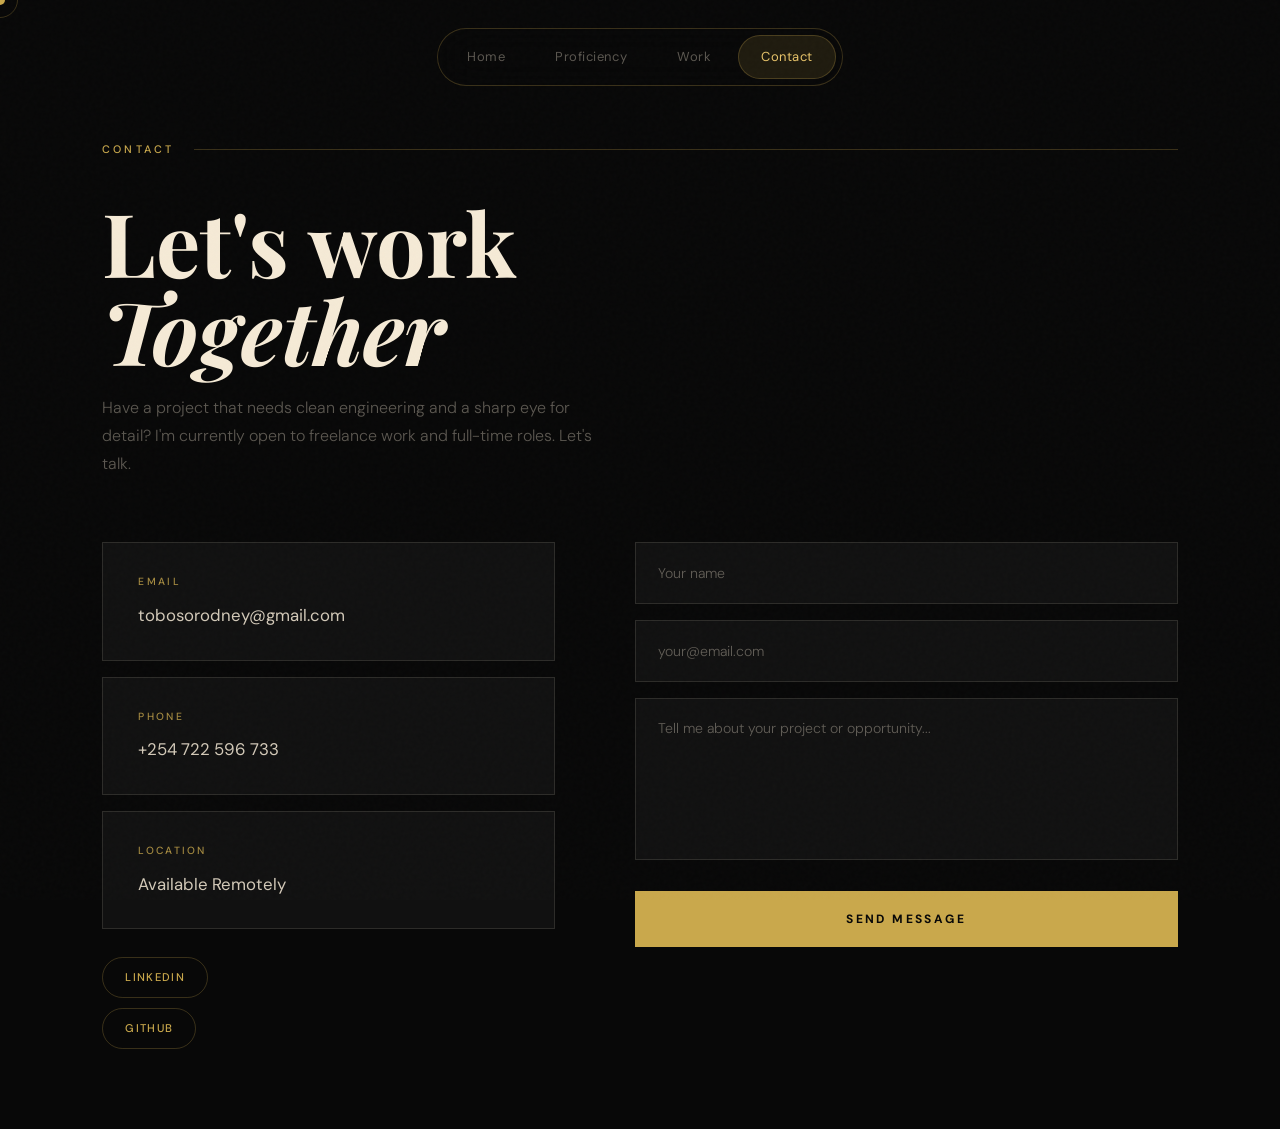
<file: contact.html>
<!DOCTYPE html>
<html lang="en">
<head>
    <meta charset="UTF-8">
    <meta name="viewport" content="width=device-width, initial-scale=1.0">
    <title>Contact | Rodney Toboso</title>
    <meta name="description" content="Get in touch with Rodney Toboso — Full Stack Developer based in Nairobi, Kenya. Open to new projects and opportunities.">
    <link href="https://fonts.googleapis.com/css2?family=DM+Sans:wght@300;400;500&family=Playfair+Display:ital,wght@0,700;0,900;1,700&display=swap" rel="stylesheet">
    <link rel="stylesheet" href="css/styles.css">
    <style>
        :root {
            --dark: #080808;
            --dark-2: #111111;
            --dark-3: #1a1a1a;
            --gold: #c9a84c;
            --gold-bright: #e8c46a;
            --gold-dim: rgba(201,168,76,0.12);
            --gold-border: rgba(201,168,76,0.25);
            --cream: #f5ead6;
            --muted: rgba(245,234,214,0.35);
            --faint: rgba(245,234,214,0.12);
        }

        * { margin:0; padding:0; box-sizing:border-box; }
        html { scroll-behavior: smooth; }

        body {
            background: var(--dark);
            color: var(--cream);
            font-family: 'DM Sans', sans-serif;
            font-weight: 300;
            line-height: 1.7;
            overflow-x: hidden;
            cursor: none;
        }

        /* GRAIN OVERLAY */
        body::before {
            content:''; position:fixed; inset:0;
            background-image: url("data:image/svg+xml,%3Csvg viewBox='0 0 256 256' xmlns='http://www.w3.org/2000/svg'%3E%3Cfilter id='noise'%3E%3CfeTurbulence type='fractalNoise' baseFrequency='0.9' numOctaves='4' stitchTiles='stitch'/%3E%3C/filter%3E%3Crect width='100%25' height='100%25' filter='url(%23noise)' opacity='0.04'/%3E%3C/svg%3E");
            pointer-events:none; z-index:9999; opacity:0.45;
        }

        /* CUSTOM CURSOR */
        .cursor {
            position:fixed; width:10px; height:10px;
            background:var(--gold); border-radius:50%;
            pointer-events:none; z-index:99999;
            transform:translate(-50%,-50%);
            transition: transform 0.1s ease-out;
        }
        .cursor-ring {
            position:fixed; width:36px; height:36px;
            border:1px solid var(--gold-border);
            border-radius:50%; pointer-events:none; z-index:99998;
            transform:translate(-50%,-50%);
            transition: transform 0.15s ease-out, width 0.3s, height 0.3s;
        }

        /* NAV — exact copy from styles.css */
        .fixed-nav {
            position: fixed; top: 28px; width: 100%;
            display: flex; justify-content: center; z-index: 1000;
        }
        .nav-container {
            background: rgba(8,8,8,0.75);
            backdrop-filter: blur(20px);
            -webkit-backdrop-filter: blur(20px);
            padding: 6px; border-radius: 100px;
            display: flex; gap: 4px;
            border: 1px solid var(--gold-border);
        }
        .nav-link {
            text-decoration: none;
            color: var(--muted);
            padding: 10px 22px;
            border-radius: 100px;
            font-size: 13px; font-weight: 400;
            letter-spacing: 0.04em;
            transition: all 0.3s ease;
            font-family: 'DM Sans', sans-serif;
            border: 1px solid transparent;
        }
        .nav-link.active, .nav-link:hover {
            background: var(--gold-dim);
            color: var(--gold-bright);
            border-color: var(--gold-border);
        }

        /* CONTACT SECTION */
        section { padding: 140px 8% 80px; min-height: 100vh; }

        .section-label {
            font-size: 0.68rem;
            letter-spacing: 0.28em;
            text-transform: uppercase;
            color: var(--gold);
            margin-bottom: 40px;
            display: flex;
            align-items: center;
            gap: 20px;
            font-weight: 500;
        }
        .section-label::after {
            content:''; flex:1; height:1px; background:var(--gold-border);
        }

        .contact-header { margin-bottom: 64px; }
        .contact-header h1 {
            font-family: 'Playfair Display', serif;
            font-size: clamp(3rem, 8vw, 5.5rem);
            line-height: 1;
            margin-bottom: 20px;
        }
        /* Refined subheading: specific, not generic */
        .contact-header p {
            color: var(--muted);
            font-size: 1rem;
            max-width: 46ch;
            line-height: 1.75;
        }

        .contact-grid {
            display: grid;
            grid-template-columns: 1fr 1.2fr;
            gap: 80px;
            align-items: start;
        }

        /* LEFT — INFO */
        .info-card {
            background: var(--dark-2);
            border: 1px solid var(--faint);
            padding: 30px 35px;
            margin-bottom: 16px;
            transition: border-color 0.4s ease;
            position: relative;
        }
        .info-card:hover { border-color: var(--gold-border); }

        /* Card label: tighter, more refined */
        .info-card span {
            display: block;
            font-size: 0.65rem;
            text-transform: uppercase;
            color: var(--gold);
            letter-spacing: 0.22em;
            margin-bottom: 10px;
            font-weight: 500;
            opacity: 0.8;
        }
        .info-card a, .info-card p {
            color: var(--cream);
            text-decoration: none;
            font-size: 1.05rem;
            font-weight: 400;
            opacity: 0.85;
            transition: opacity 0.2s ease;
        }
        .info-card a:hover { opacity: 1; }

        .social-row {
            display: flex;
            gap: 10px;
            margin-top: 28px;
        }
        .social-pill {
            padding: 10px 22px;
            border: 1px solid var(--gold-border);
            color: var(--gold);
            font-size: 0.7rem;
            font-weight: 500;
            text-transform: uppercase;
            letter-spacing: 0.12em;
            text-decoration: none;
            transition: all 0.3s ease;
        }
        .social-pill:hover {
            background: var(--gold-dim);
            color: var(--gold-bright);
            border-color: var(--gold);
        }

        /* RIGHT — FORM */
        form { display: flex; flex-direction: column; gap: 16px; }

        .input-group { position: relative; }

        input, textarea {
            width: 100%;
            background: var(--dark-2);
            border: 1px solid var(--faint);
            padding: 20px 22px;
            color: var(--cream);
            font-family: 'DM Sans', sans-serif;
            font-size: 0.95rem;
            font-weight: 300;
            outline: none;
            transition: border-color 0.3s ease;
            resize: none;
        }
        input::placeholder, textarea::placeholder {
            color: var(--muted);
            font-size: 0.88rem;
        }
        input:focus, textarea:focus { border-color: var(--gold-border); }

        button {
            background: var(--gold);
            color: var(--dark);
            border: none;
            padding: 20px;
            font-family: 'DM Sans', sans-serif;
            font-weight: 700;
            text-transform: uppercase;
            letter-spacing: 0.2em;
            font-size: 0.75rem;
            cursor: pointer;
            transition: all 0.4s cubic-bezier(0.23, 1, 0.32, 1);
            margin-top: 6px;
        }
        button:hover { background: var(--gold-bright); transform: translateY(-2px); }

        @media (max-width: 1000px) {
            .contact-grid { grid-template-columns: 1fr; gap: 40px; }
            section { padding-top: 110px; }
        }
    </style>
</head>
<body>

    <div class="cursor"></div>
    <div class="cursor-ring"></div>

    <nav class="fixed-nav">
        <div class="nav-container">
    <a href="index.html" class="nav-link">Home</a>
   <a href="pro.html" class="nav-link">Proficiency</a>
    <a href="work.html" class="nav-link">Work</a>
     <a href="contact.html" class="nav-link active">Contact</a>
        </div>
    </nav>

    <section>
        <div class="section-label">Contact</div>

        <div class="contact-header">
            <h1>Let's work <br><i>Together</i></h1>
            <!-- Stronger, specific copy — not generic boilerplate -->
            <p>Have a project that needs clean engineering and a sharp eye for detail? I'm currently open to freelance work and full-time roles. Let's talk.</p>
        </div>

        <div class="contact-grid">
            <div class="contact-info">
                <div class="info-card">
                    <span>Email</span>
                    <a href="mailto:tobosorodney@gmail.com">tobosorodney@gmail.com</a>
                </div>

                <div class="info-card">
                    <span>Phone</span>
                    <p>+254 722 596 733</p>
                </div>

                <div class="info-card">
                    <span>Location</span>
                    <p> Available Remotely</p>
                </div>

                <div class="social-row">
                    <a href="https://www.linkedin.com/in/rodney-toboso-61a438254" target="_blank" class="social-pill">LinkedIn</a>
                    <a href="https://github.com/RAMBIM003" target="_blank" class="social-pill">GitHub</a>
                </div>
            </div>

            <div class="contact-form">
                <form id="contact-form">
                    <div class="input-group">
                        <input type="text" placeholder="Your name" required>
                    </div>
                    <div class="input-group">
                        <input type="email" placeholder="your@email.com" required>
                    </div>
                    <div class="input-group">
                        <textarea placeholder="Tell me about your project or opportunity..." rows="6" required></textarea>
                    </div>
                    <button type="submit">Send Message</button>
                </form>
            </div>
        </div>
    </section>

    <script>
        const cursor = document.querySelector('.cursor');
        const ring = document.querySelector('.cursor-ring');

        document.addEventListener('mousemove', (e) => {
            cursor.style.left = e.clientX + 'px';
            cursor.style.top  = e.clientY + 'px';
            ring.style.left   = e.clientX + 'px';
            ring.style.top    = e.clientY + 'px';
        });

        const targets = document.querySelectorAll('a, button, input, textarea, .social-pill');
        targets.forEach(target => {
            target.addEventListener('mouseenter', () => {
                ring.style.width  = '60px';
                ring.style.height = '60px';
                ring.style.background = 'rgba(201,168,76,0.1)';
            });
            target.addEventListener('mouseleave', () => {
                ring.style.width  = '36px';
                ring.style.height = '36px';
                ring.style.background = 'transparent';
            });
        });

        document.getElementById('contact-form').addEventListener('submit', function(e) {
            e.preventDefault();
            const btn = this.querySelector('button');
            btn.textContent = 'Message Sent ✓';
            btn.style.background = 'var(--gold-dim)';
            btn.style.color = 'var(--gold-bright)';
            btn.style.border = '1px solid var(--gold-border)';
            this.reset();
        });
    </script>
</body>
</html>
</file>
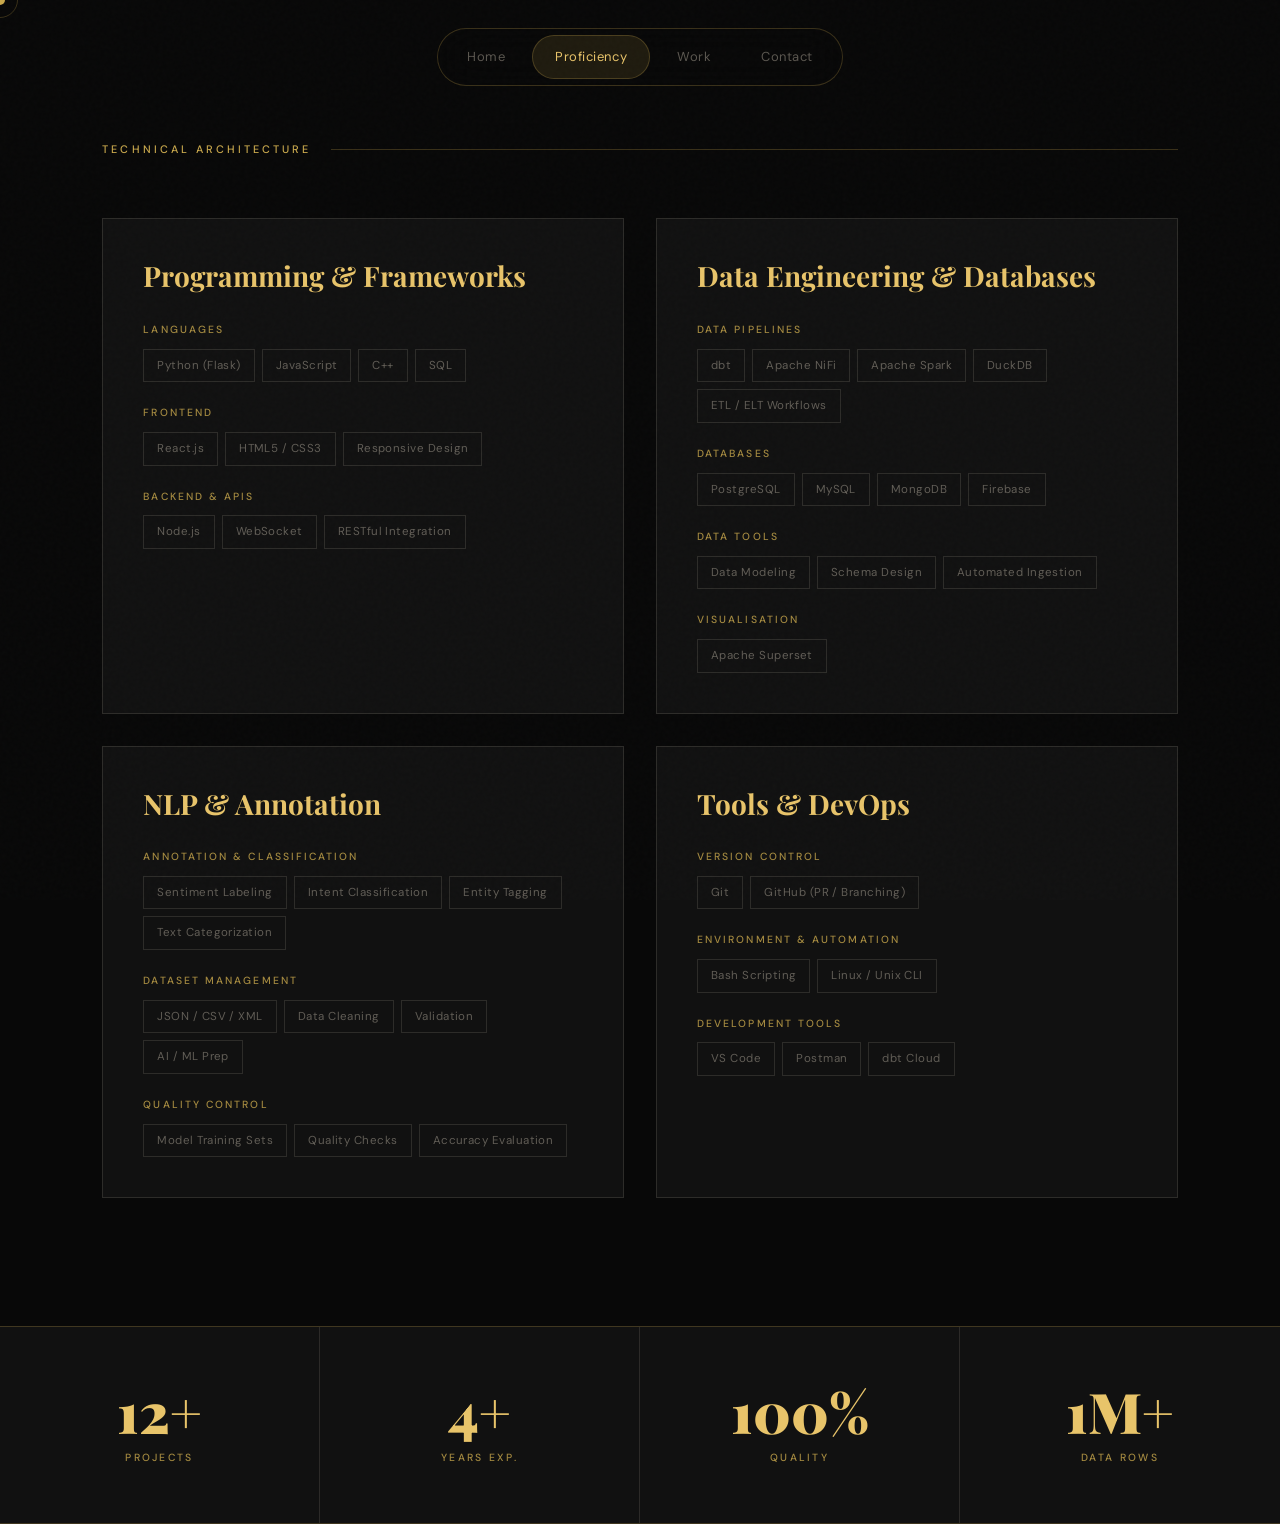
<file: pro.html>
<!DOCTYPE html>
<html lang="en">
<head>
    <meta charset="UTF-8">
    <meta name="viewport" content="width=device-width, initial-scale=1.0">
    <title>Proficiency | Rodney Toboso</title>
    <meta name="description" content="Technical skills and expertise of Rodney Toboso — Full Stack Developer and Data Engineering Intern based in Nairobi, Kenya.">
    <link href="https://fonts.googleapis.com/css2?family=DM+Sans:wght@300;400;500&family=Playfair+Display:ital,wght@0,700;0,900;1,700&display=swap" rel="stylesheet">
    <style>
        :root {
            --dark: #080808;
            --dark-2: #111111;
            --dark-3: #1a1a1a;
            --gold: #c9a84c;
            --gold-bright: #e8c46a;
            --gold-dim: rgba(201,168,76,0.12);
            --gold-border: rgba(201,168,76,0.25);
            --cream: #f5ead6;
            --muted: rgba(245,234,214,0.35);
            --faint: rgba(245,234,214,0.12);
        }

        * { margin:0; padding:0; box-sizing:border-box; }
        html { scroll-behavior: smooth; }

        body {
            background: var(--dark);
            color: var(--cream);
            font-family: 'DM Sans', sans-serif;
            font-weight: 300;
            line-height: 1.7;
            overflow-x: hidden;
            cursor: none;
        }

        /* GRAIN OVERLAY */
        body::before {
            content:''; position:fixed; inset:0;
            background-image: url("data:image/svg+xml,%3Csvg viewBox='0 0 256 256' xmlns='http://www.w3.org/2000/svg'%3E%3Cfilter id='noise'%3E%3CfeTurbulence type='fractalNoise' baseFrequency='0.9' numOctaves='4' stitchTiles='stitch'/%3E%3C/filter%3E%3Crect width='100%25' height='100%25' filter='url(%23noise)' opacity='0.04'/%3E%3C/svg%3E");
            pointer-events:none; z-index:9999; opacity:0.45;
        }

        /* CURSOR */
        .cursor {
            position:fixed; width:10px; height:10px;
            background:var(--gold); border-radius:50%;
            pointer-events:none; z-index:99999;
            transform:translate(-50%,-50%);
            transition: transform 0.1s ease-out;
        }
        .cursor-ring {
            position:fixed; width:36px; height:36px;
            border:1px solid var(--gold-border);
            border-radius:50%; pointer-events:none; z-index:99998;
            transform:translate(-50%,-50%);
            transition: transform 0.15s ease-out, width 0.3s, height 0.3s;
        }

        /* NAV — exact from styles.css */
        .fixed-nav {
            position: fixed; top: 28px; width: 100%;
            display: flex; justify-content: center; z-index: 1000;
        }
        .nav-container {
            background: rgba(8,8,8,0.75);
            backdrop-filter: blur(20px);
            -webkit-backdrop-filter: blur(20px);
            padding: 6px; border-radius: 100px;
            display: flex; gap: 4px;
            border: 1px solid var(--gold-border);
        }
        .nav-link {
            text-decoration: none;
            color: var(--muted);
            padding: 10px 22px;
            border-radius: 100px;
            font-size: 13px; font-weight: 400;
            letter-spacing: 0.04em;
            transition: all 0.3s ease;
            font-family: 'DM Sans', sans-serif;
            border: 1px solid transparent;
        }
        .nav-link.active, .nav-link:hover {
            background: var(--gold-dim);
            color: var(--gold-bright);
            border-color: var(--gold-border);
        }

        /* SECTION */
        section { padding: 140px 8% 80px; }

        .section-label {
            font-size: 0.68rem; letter-spacing: 0.28em; text-transform: uppercase;
            color: var(--gold); margin-bottom: 60px;
            display: flex; align-items: center; gap: 20px;
            font-weight: 500;
        }
        .section-label::after { content:''; flex:1; height:1px; background:var(--gold-border); }

        /* EXPERTISE GRID */
        .expertise-grid { display: grid; grid-template-columns: 1fr 1fr; gap: 32px; }

        .expert-card {
            background: var(--dark-2);
            border: 1px solid var(--faint);
            padding: 40px; position: relative;
            transition: all 0.4s cubic-bezier(0.23, 1, 0.32, 1);
            overflow: hidden;
        }
        .expert-card::before {
            content: ''; position: absolute; left: 0; top: 0; bottom: 0; width: 0;
            background: var(--gold-dim); transition: width 0.5s ease;
        }
        .expert-card:hover::before { width: 100%; }
        .expert-card:hover { border-color: var(--gold-border); transform: translateY(-5px); }

        .expert-card h2 {
            font-family: 'Playfair Display', serif; font-size: 1.75rem;
            color: var(--gold-bright); margin-bottom: 28px;
            position: relative; z-index: 1; line-height: 1.2;
        }

        .skill-group { margin-bottom: 22px; position: relative; z-index: 1; }
        .skill-group:last-child { margin-bottom: 0; }

        .skill-group h4 {
            font-size: 0.65rem; text-transform: uppercase;
            color: var(--gold); letter-spacing: 0.2em;
            margin-bottom: 10px; font-weight: 500; opacity: 0.8;
        }

        .tag-container { display: flex; flex-wrap: wrap; gap: 7px; }
        .tag {
            font-size: 0.72rem; padding: 6px 13px; background: transparent;
            border: 1px solid var(--faint); color: var(--muted);
            letter-spacing: 0.04em; transition: all 0.3s ease;
            font-weight: 400;
        }
        .expert-card:hover .tag { border-color: var(--gold-border); color: var(--cream); }
        .tag:hover { background: var(--gold-dim); color: var(--gold-bright) !important; border-color: var(--gold-bright); }

        /* STATS BAR */
        .stats-bar {
            display: grid; grid-template-columns: repeat(4, 1fr);
            background: var(--dark-2);
            border-top: 1px solid var(--gold-border);
            border-bottom: 1px solid var(--gold-border);
            margin: 48px 0 0;
        }
        .stat-item {
            padding: 56px 40px; text-align: center;
            border-right: 1px solid var(--faint);
            transition: background 0.3s ease;
        }
        .stat-item:last-child { border-right: none; }
        .stat-item:hover { background: var(--dark-3); }

        .stat-val {
            display: block; font-family: 'Playfair Display', serif;
            font-size: 3.5rem; color: var(--gold-bright); font-weight: 900;
            line-height: 1;
        }
        .stat-lab {
            font-size: 0.65rem; text-transform: uppercase;
            letter-spacing: 0.22em; color: var(--gold);
            margin-top: 10px; display: block; font-weight: 500; opacity: 0.8;
        }

        @media (max-width: 1000px) {
            .expertise-grid { grid-template-columns: 1fr; }
            .stats-bar { grid-template-columns: 1fr 1fr; }
            .stat-item { border-bottom: 1px solid var(--faint); }
            section { padding-top: 110px; }
        }
    </style>
</head>
<body>

    <div class="cursor"></div>
    <div class="cursor-ring"></div>

    <nav class="fixed-nav">
        <div class="nav-container">
    <a href="index.html" class="nav-link">Home</a>
    <a href="pro.html" class="nav-link active">Proficiency</a>
    <a href="work.html" class="nav-link">Work</a>
    <a href="contact.html" class="nav-link">Contact</a>
        </div>
    </nav>

    <section>
        <div class="section-label">Technical Architecture</div>

        <div class="expertise-grid">

            <div class="expert-card">
                <h2>Programming &amp; Frameworks</h2>
                <div class="skill-group">
                    <h4>Languages</h4>
                    <div class="tag-container">
                        <span class="tag">Python (Flask)</span>
                        <span class="tag">JavaScript</span>
                        <span class="tag">C++</span>
                        <span class="tag">SQL</span>
                    </div>
                </div>
                <div class="skill-group">
                    <h4>Frontend</h4>
                    <div class="tag-container">
                        <span class="tag">React.js</span>
                        <span class="tag">HTML5 / CSS3</span>
                        <span class="tag">Responsive Design</span>
                    </div>
                </div>
                <div class="skill-group">
                    <h4>Backend &amp; APIs</h4>
                    <div class="tag-container">
                        <span class="tag">Node.js</span>
                        <span class="tag">WebSocket</span>
                        <span class="tag">RESTful Integration</span>
                    </div>
                </div>
            </div>

            <div class="expert-card">
                <h2>Data Engineering &amp; Databases</h2>
                <div class="skill-group">
                    <h4>Data Pipelines</h4>
                    <div class="tag-container">
                        <span class="tag">dbt</span>
                        <span class="tag">Apache NiFi</span>
                        <span class="tag">Apache Spark</span>
                        <span class="tag">DuckDB</span>
                        <span class="tag">ETL / ELT Workflows</span>
                    </div>
                </div>
                <div class="skill-group">
                    <h4>Databases</h4>
                    <div class="tag-container">
                        <span class="tag">PostgreSQL</span>
                        <span class="tag">MySQL</span>
                        <span class="tag">MongoDB</span>
                        <span class="tag">Firebase</span>
                    </div>
                </div>
                <div class="skill-group">
                    <h4>Data Tools</h4>
                    <div class="tag-container">
                        <span class="tag">Data Modeling</span>
                        <span class="tag">Schema Design</span>
                        <span class="tag">Automated Ingestion</span>
                    </div>
                </div>
                <div class="skill-group">
                    <h4>Visualisation</h4>
                    <div class="tag-container">
                        <span class="tag">Apache Superset</span>
                    </div>
                </div>
            </div>

            <div class="expert-card">
                <h2>NLP &amp; Annotation</h2>
                <div class="skill-group">
                    <h4>Annotation &amp; Classification</h4>
                    <div class="tag-container">
                        <span class="tag">Sentiment Labeling</span>
                        <span class="tag">Intent Classification</span>
                        <span class="tag">Entity Tagging</span>
                        <span class="tag">Text Categorization</span>
                    </div>
                </div>
                <div class="skill-group">
                    <h4>Dataset Management</h4>
                    <div class="tag-container">
                        <span class="tag">JSON / CSV / XML</span>
                        <span class="tag">Data Cleaning</span>
                        <span class="tag">Validation</span>
                        <span class="tag">AI / ML Prep</span>
                    </div>
                </div>
                <div class="skill-group">
                    <h4>Quality Control</h4>
                    <div class="tag-container">
                        <span class="tag">Model Training Sets</span>
                        <span class="tag">Quality Checks</span>
                        <span class="tag">Accuracy Evaluation</span>
                    </div>
                </div>
            </div>

            <div class="expert-card">
                <h2>Tools &amp; DevOps</h2>
                <div class="skill-group">
                    <h4>Version Control</h4>
                    <div class="tag-container">
                        <span class="tag">Git</span>
                        <span class="tag">GitHub (PR / Branching)</span>
                    </div>
                </div>
                <div class="skill-group">
                    <h4>Environment &amp; Automation</h4>
                    <div class="tag-container">
                        <span class="tag">Bash Scripting</span>
                        <span class="tag">Linux / Unix CLI</span>
                    </div>
                </div>
                <div class="skill-group">
                    <h4>Development Tools</h4>
                    <div class="tag-container">
                        <span class="tag">VS Code</span>
                        <span class="tag">Postman</span>
                        <span class="tag">dbt Cloud</span>
                    </div>
                </div>
            </div>

        </div>
    </section>

    <div class="stats-bar">
        <div class="stat-item">
            <span class="stat-val">12+</span>
            <span class="stat-lab">Projects</span>
        </div>
        <div class="stat-item">
            <span class="stat-val">4+</span>
            <span class="stat-lab">Years Exp.</span>
        </div>
        <div class="stat-item">
            <span class="stat-val">100%</span>
            <span class="stat-lab">Quality</span>
        </div>
        <div class="stat-item">
            <span class="stat-val">1M+</span>
            <span class="stat-lab">Data Rows</span>
        </div>
    </div>

    <script>
        const cursor = document.querySelector('.cursor');
        const ring = document.querySelector('.cursor-ring');

        document.addEventListener('mousemove', (e) => {
            cursor.style.left = e.clientX + 'px';
            cursor.style.top  = e.clientY + 'px';
            ring.style.left   = e.clientX + 'px';
            ring.style.top    = e.clientY + 'px';
        });

        document.querySelectorAll('.tag, .expert-card').forEach(item => {
            item.addEventListener('mouseenter', () => {
                ring.style.width  = '60px';
                ring.style.height = '60px';
            });
            item.addEventListener('mouseleave', () => {
                ring.style.width  = '36px';
                ring.style.height = '36px';
            });
        });
    </script>
</body>
</html>
</file>
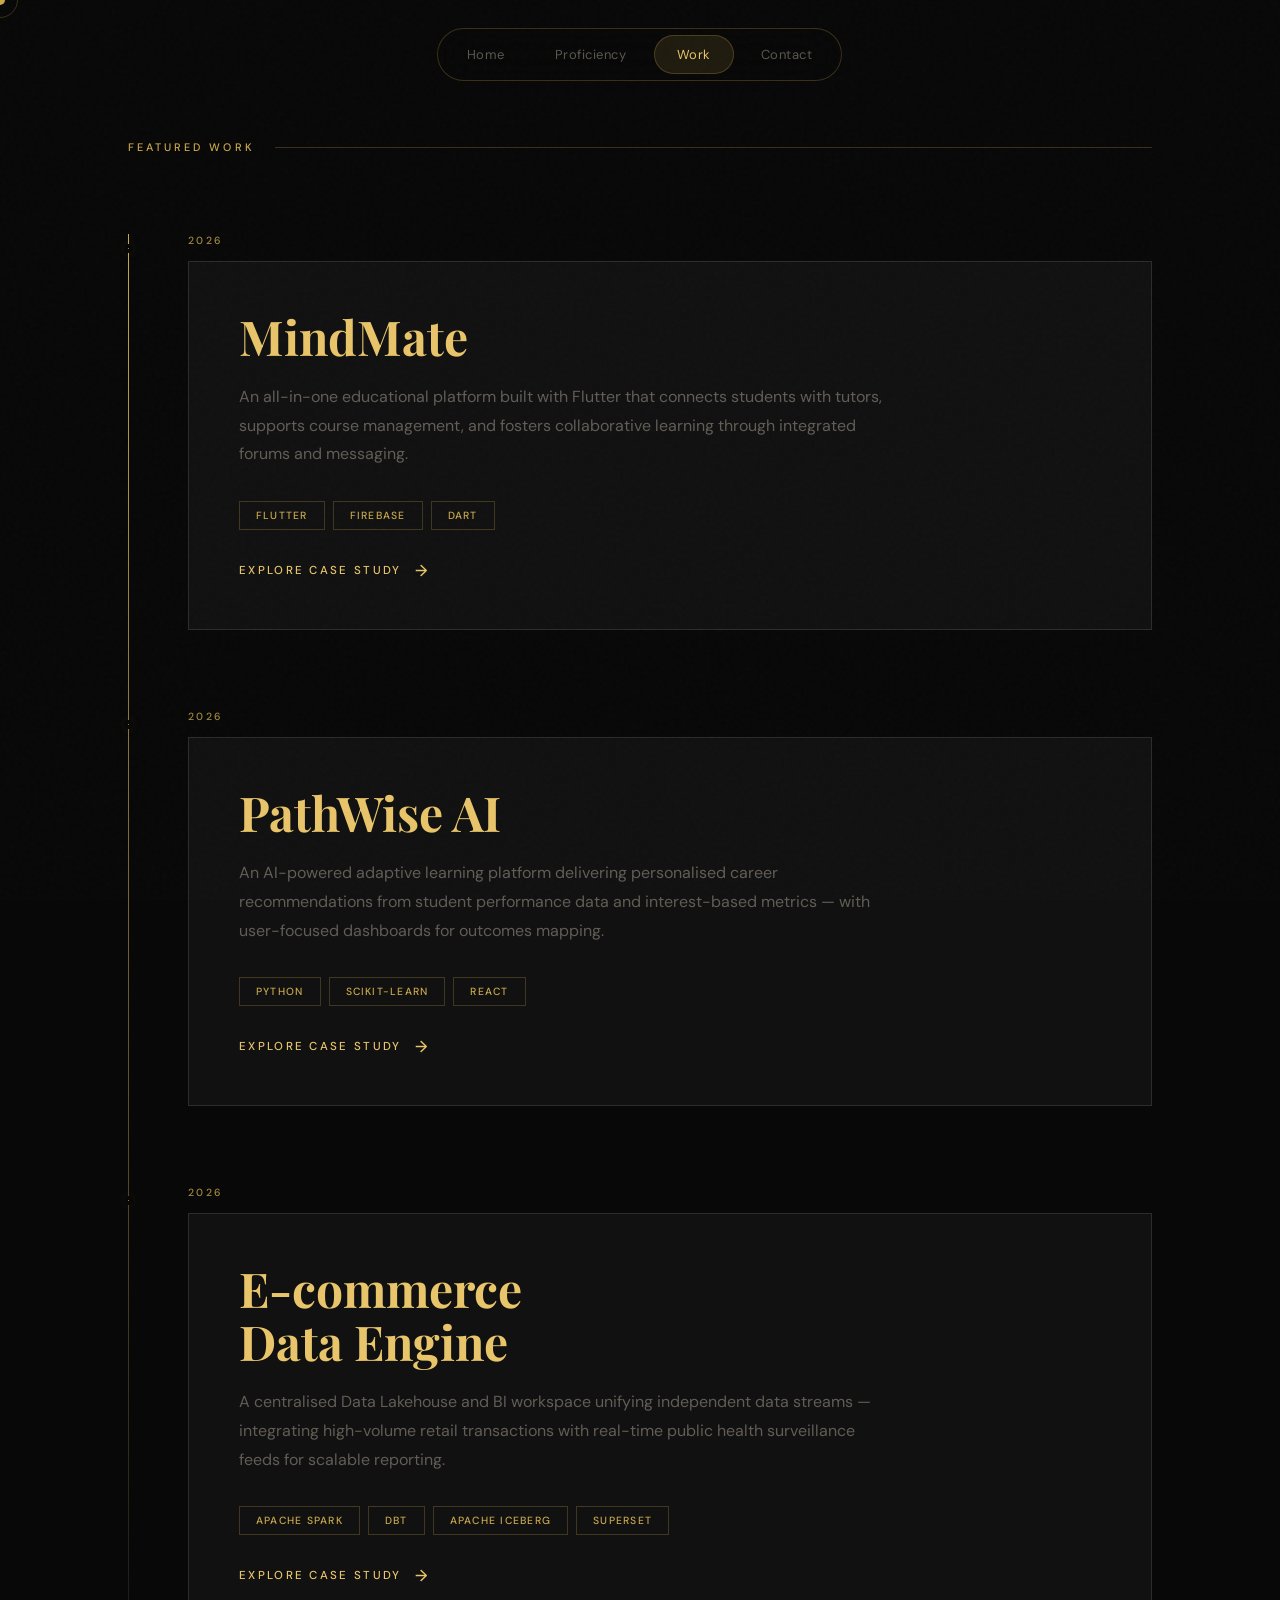
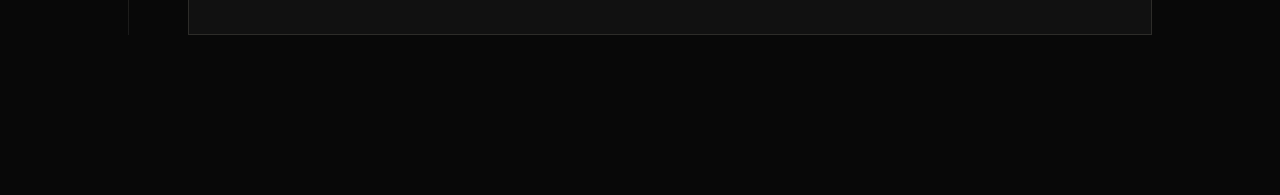
<file: work.html>
<!DOCTYPE html>
<html lang="en">
<head>
    <meta charset="UTF-8">
    <meta name="viewport" content="width=device-width, initial-scale=1.0">
    <title>Work | Rodney Toboso</title>
    <meta name="description" content="Selected projects by Rodney Toboso — Full Stack Developer and Data Engineering Intern based in Nairobi, Kenya.">
    <link href="https://fonts.googleapis.com/css2?family=DM+Sans:wght@300;400;500&family=Playfair+Display:ital,wght@0,700;0,900;1,700&display=swap" rel="stylesheet">
    <style>
        :root {
            --dark: #080808; --dark-2: #111111; --dark-3: #1a1a1a;
            --gold: #c9a84c; --gold-bright: #e8c46a;
            --gold-dim: rgba(201,168,76,0.12);
            --gold-border: rgba(201,168,76,0.25);
            --cream: #f5ead6; --muted: rgba(245,234,214,0.35);
            --faint: rgba(245,234,214,0.12);
        }

        * { margin:0; padding:0; box-sizing:border-box; }
        body { background: var(--dark); color: var(--cream); font-family: 'DM Sans', sans-serif; cursor: none; }

        /* GRAIN OVERLAY */
        body::before {
            content:''; position:fixed; inset:0;
            background-image: url("data:image/svg+xml,%3Csvg viewBox='0 0 256 256' xmlns='http://www.w3.org/2000/svg'%3E%3Cfilter id='noise'%3E%3CfeTurbulence type='fractalNoise' baseFrequency='0.9' numOctaves='4' stitchTiles='stitch'/%3E%3C/filter%3E%3Crect width='100%25' height='100%25' filter='url(%23noise)' opacity='0.04'/%3E%3C/svg%3E");
            pointer-events:none; z-index:9999; opacity:0.45;
        }

        /* CURSOR */
        .cursor {
            position:fixed; width:10px; height:10px;
            background:var(--gold); border-radius:50%;
            pointer-events:none; z-index:99999;
            transform:translate(-50%,-50%);
            transition: transform 0.1s ease-out;
        }
        .cursor-ring {
            position:fixed; width:36px; height:36px;
            border:1px solid var(--gold-border); border-radius:50%;
            pointer-events:none; z-index:99998;
            transform:translate(-50%,-50%);
            transition: all 0.15s ease-out;
        }

        /* NAV — exact from styles.css */
        .fixed-nav {
            position: fixed; top: 28px; width: 100%;
            display: flex; justify-content: center; z-index: 1000;
        }
        .nav-container {
            background: rgba(8,8,8,0.75);
            backdrop-filter: blur(20px);
            -webkit-backdrop-filter: blur(20px);
            padding: 6px; border-radius: 100px;
            display: flex; gap: 4px;
            border: 1px solid var(--gold-border);
        }
        .nav-link {
            text-decoration: none;
            color: var(--muted);
            padding: 10px 22px;
            border-radius: 100px;
            font-size: 13px; font-weight: 400;
            letter-spacing: 0.04em;
            transition: all 0.3s ease;
            font-family: 'DM Sans', sans-serif;
            border: 1px solid transparent;
        }
        .nav-link.active, .nav-link:hover {
            background: var(--gold-dim);
            color: var(--gold-bright);
            border-color: var(--gold-border);
        }

        /* TIMELINE STRUCTURE */
        .work-section { padding: 140px 10% 80px; position: relative; }

        .section-label {
            font-size: 0.68rem; letter-spacing: 0.28em; text-transform: uppercase;
            color: var(--gold); margin-bottom: 80px;
            display: flex; align-items: center; gap: 20px;
            font-weight: 500;
        }
        .section-label::after { content:''; flex:1; height:1px; background:var(--gold-border); }

        .timeline-container { position: relative; padding-left: 60px; }

        .timeline-line {
            position: absolute; left: 0; top: 0; width: 1px; height: 100%;
            background: linear-gradient(to bottom, var(--gold), var(--dark-3));
        }

        .project-entry { position: relative; margin-bottom: 80px; }

        .project-node {
            position: absolute; left: -64px; top: 10px;
            width: 9px; height: 9px;
            background: var(--gold); border-radius: 50%;
            border: 4px solid var(--dark);
            z-index: 2; box-shadow: 0 0 10px var(--gold-dim);
        }

        .project-year {
            font-size: 0.65rem; letter-spacing: 0.22em;
            color: var(--gold); font-weight: 500;
            margin-bottom: 14px; display: block;
            text-transform: uppercase; opacity: 0.8;
        }

        /* PROJECT CARDS */
        .project-card {
            background: var(--dark-2); border: 1px solid var(--faint);
            padding: 48px 50px; text-decoration: none; display: block;
            transition: all 0.5s cubic-bezier(0.23, 1, 0.32, 1);
            position: relative; overflow: hidden;
        }
        .project-card:hover {
            border-color: var(--gold-border); transform: translateX(15px);
            background: var(--dark-3);
        }

        .project-title {
            font-family: 'Playfair Display', serif; font-size: 3rem;
            color: var(--gold-bright); margin-bottom: 20px; line-height: 1.1;
        }

        .project-desc {
            color: var(--muted); font-size: 1rem; line-height: 1.8;
            max-width: 60ch; margin-bottom: 32px;
        }

        .tag-row { display: flex; flex-wrap: wrap; gap: 8px; margin-bottom: 28px; }
        .tag {
            font-size: 0.65rem; text-transform: uppercase; letter-spacing: 0.12em;
            padding: 7px 16px; border: 1px solid var(--gold-border);
            color: var(--gold); font-weight: 500;
        }

        .view-link {
            display: inline-flex; align-items: center; gap: 14px;
            color: var(--gold-bright); font-size: 0.72rem; font-weight: 500;
            text-transform: uppercase; letter-spacing: 0.2em;
        }
        .view-link::after { content: '→'; font-size: 16px; transition: transform 0.3s; }
        .project-card:hover .view-link::after { transform: translateX(10px); }
    </style>
</head>
<body>

    <div class="cursor"></div>
    <div class="cursor-ring"></div>

    <nav class="fixed-nav">
        <div class="nav-container">
             <a href="index.html" class="nav-link">Home</a>
             <a href="pro.html" class="nav-link">Proficiency</a>
              <a href="work.html" class="nav-link active">Work</a>
              <a href="contact.html" class="nav-link">Contact</a>
        </div>
    </nav>

    <section class="work-section">
        <div class="section-label">Featured Work</div>

        <div class="timeline-container">
            <div class="timeline-line"></div>

            <div class="project-entry">
                <div class="project-node"></div>
                <span class="project-year">2026</span>
                <a href="project/mindmate.html" class="project-card">
                    <h2 class="project-title">MindMate</h2>
                    <p class="project-desc">An all-in-one educational platform built with Flutter that connects students with tutors, supports course management, and fosters collaborative learning through integrated forums and messaging.</p>
                    <div class="tag-row">
                        <span class="tag">Flutter</span>
                        <span class="tag">Firebase</span>
                        <span class="tag">Dart</span>
                    </div>
                    <span class="view-link">Explore Case Study</span>
                </a>
            </div>

            <div class="project-entry">
                <div class="project-node"></div>
                <span class="project-year">2026</span>
                <a href="project/pathwise.html" class="project-card">
                    <h2 class="project-title">PathWise AI</h2>
                    <p class="project-desc">An AI-powered adaptive learning platform delivering personalised career recommendations from student performance data and interest-based metrics — with user-focused dashboards for outcomes mapping.</p>
                    <div class="tag-row">
                        <span class="tag">Python</span>
                        <span class="tag">Scikit-Learn</span>
                        <span class="tag">React</span>
                    </div>
                    <span class="view-link">Explore Case Study</span>
                </a>
            </div>

            <div class="project-entry">
                <div class="project-node"></div>
                <span class="project-year">2026</span>
                <a href="project/ecom.html" class="project-card">
                    <h2 class="project-title">E-commerce <br>Data Engine</h2>
                    <p class="project-desc">A centralised Data Lakehouse and BI workspace unifying independent data streams — integrating high-volume retail transactions with real-time public health surveillance feeds for scalable reporting.</p>
                    <div class="tag-row">
                        <span class="tag">Apache Spark</span>
                        <span class="tag">dbt</span>
                        <span class="tag">Apache Iceberg</span>
                        <span class="tag">Superset</span>
                    </div>
                    <span class="view-link">Explore Case Study</span>
                </a>
            </div>

        </div>
    </section>

    <script>
        const cursor = document.querySelector('.cursor');
        const ring = document.querySelector('.cursor-ring');

        document.addEventListener('mousemove', (e) => {
            cursor.style.left = e.clientX + 'px';
            cursor.style.top  = e.clientY + 'px';
            ring.style.left   = e.clientX + 'px';
            ring.style.top    = e.clientY + 'px';
        });

        document.querySelectorAll('.project-card').forEach(card => {
            card.addEventListener('mouseenter', () => {
                ring.style.width  = '80px';
                ring.style.height = '80px';
                ring.style.background = 'rgba(201,168,76,0.05)';
            });
            card.addEventListener('mouseleave', () => {
                ring.style.width  = '36px';
                ring.style.height = '36px';
                ring.style.background = 'transparent';
            });
        });
    </script>
</body>
</html>
</file>
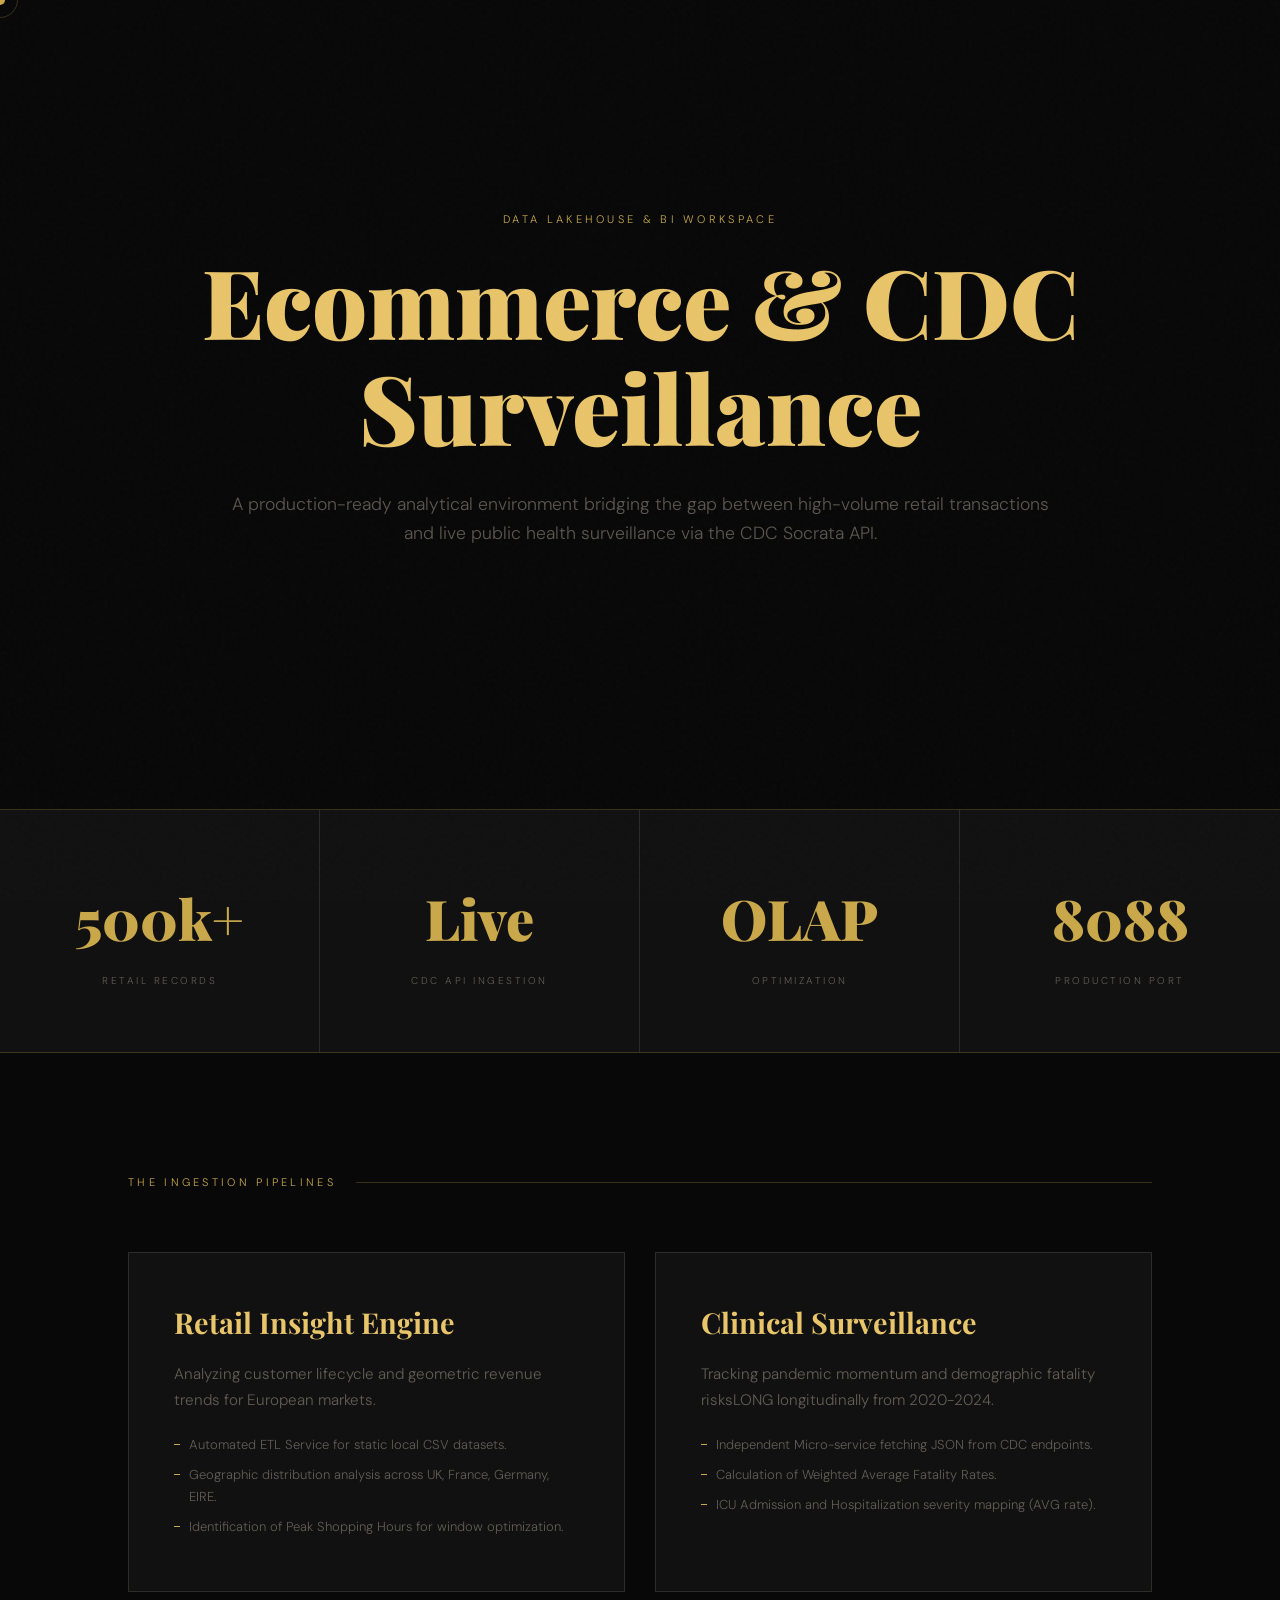
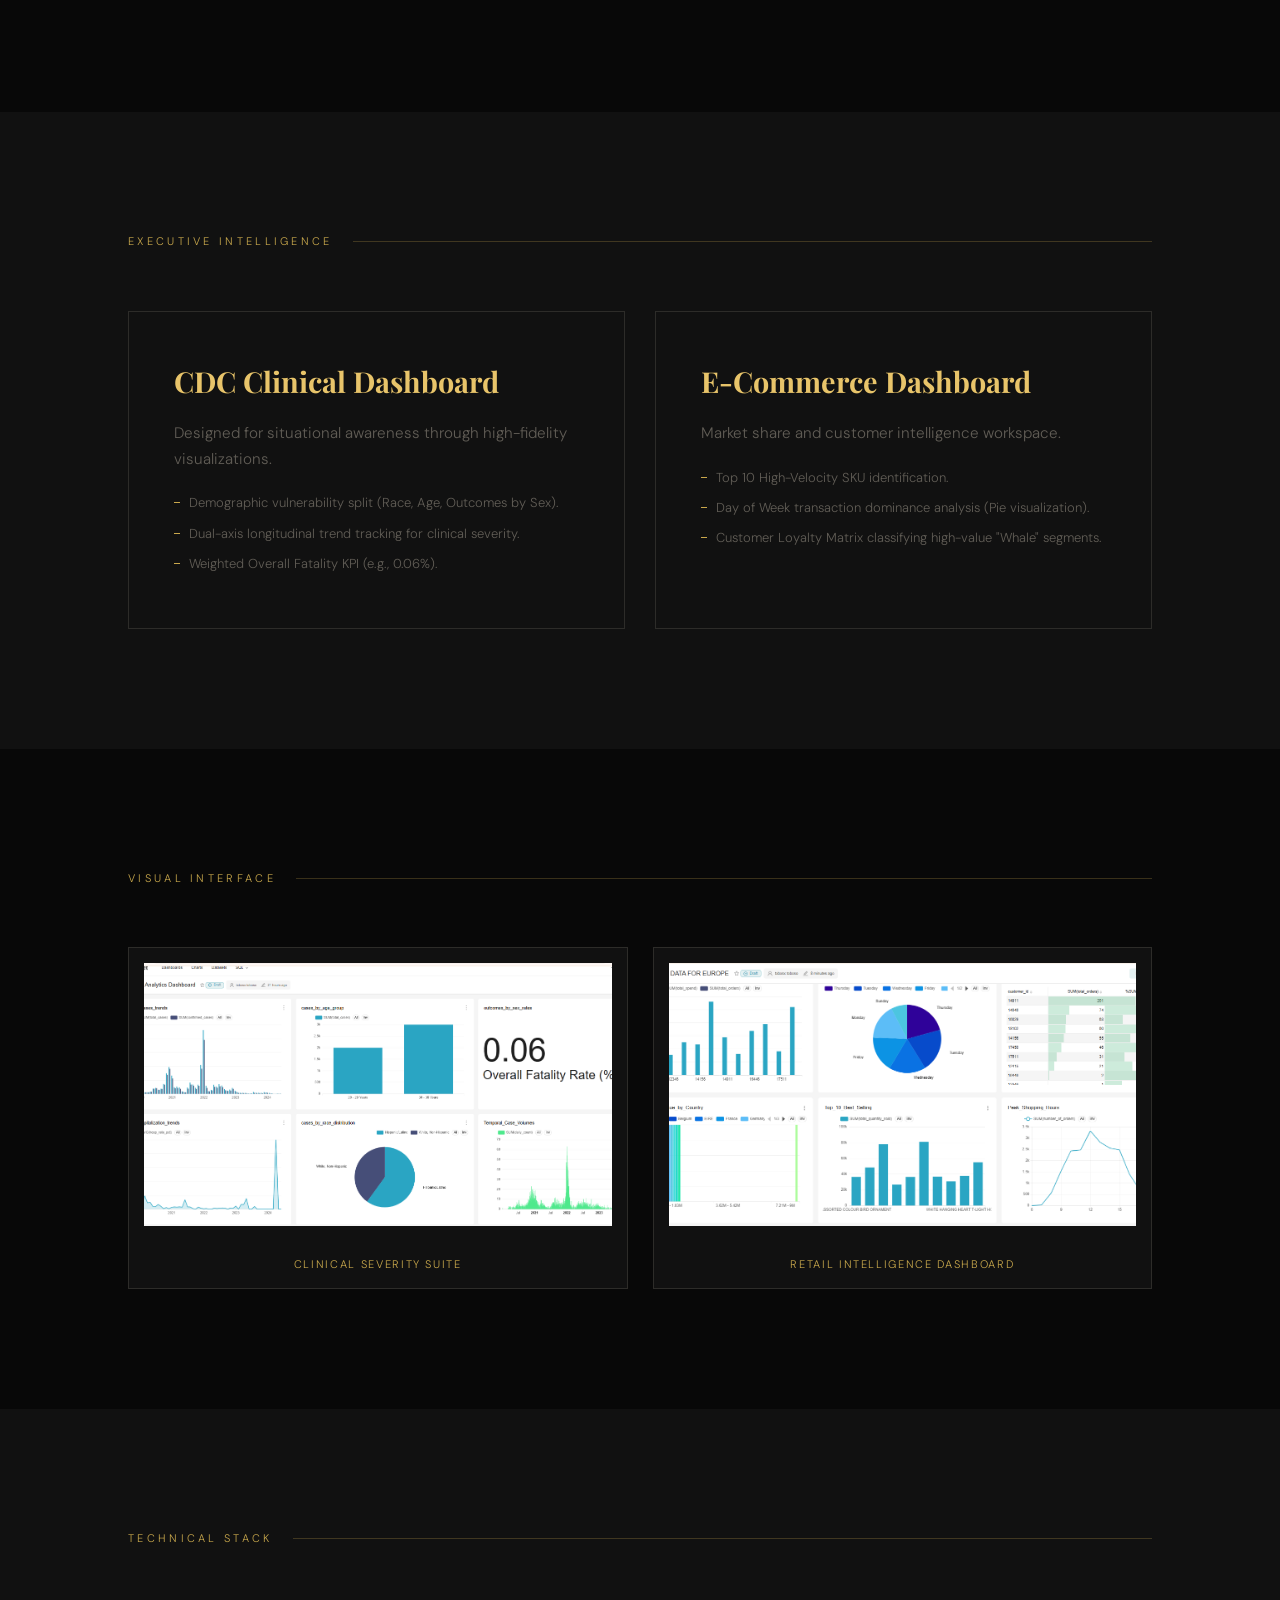
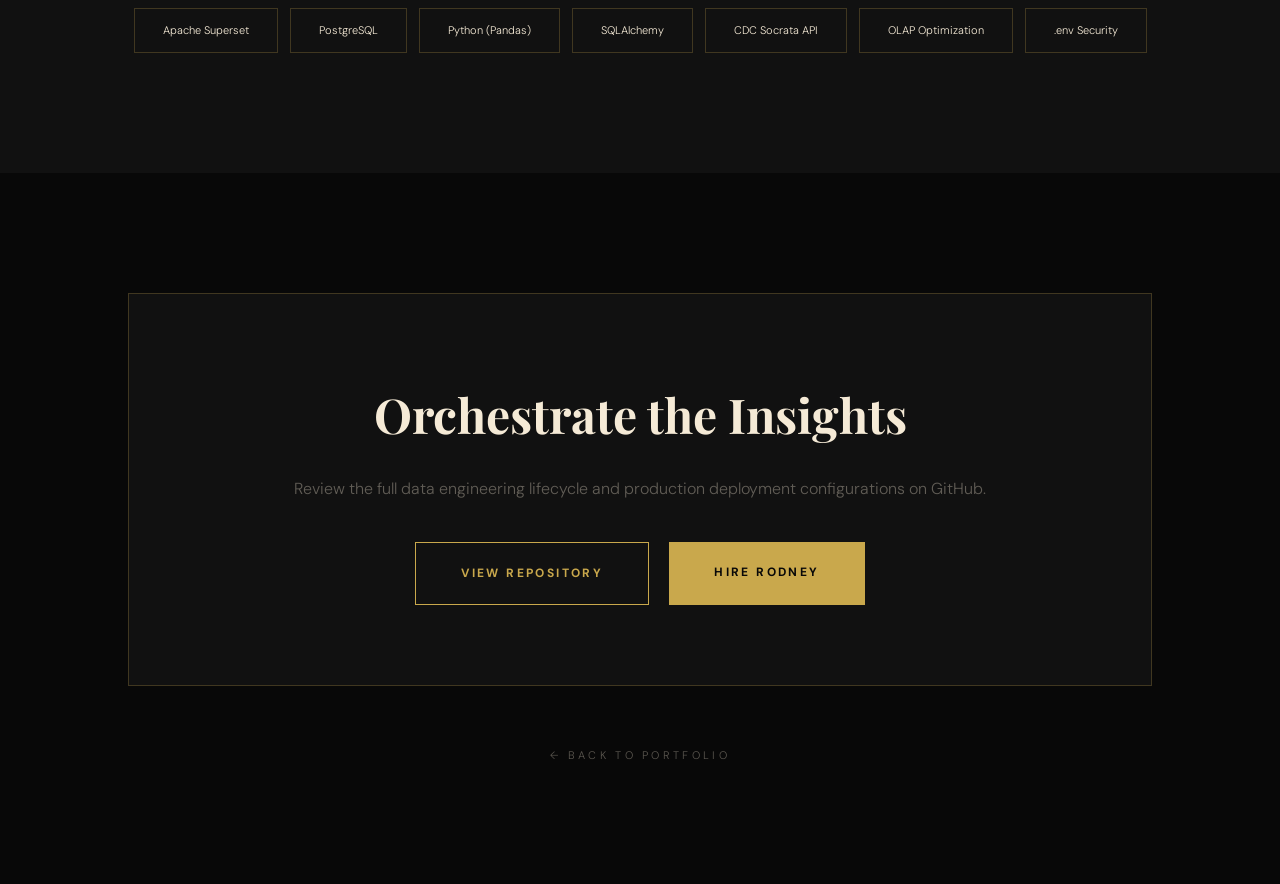
<file: project/ecom.html>
<!DOCTYPE html>
<html lang="en">
<head>
    <meta charset="UTF-8">
    <meta name="viewport" content="width=device-width, initial-scale=1.0">
    <title>E-Commerce & CDC Surveillance | Rodney Toboso</title>
    <link href="https://fonts.googleapis.com/css2?family=DM+Sans:wght@300;400;500&family=Playfair+Display:ital,wght@0,700;0,900;1,700&display=swap" rel="stylesheet">
    <style>
        :root {
            --dark: #080808; --dark-2: #111111; --dark-3: #1a1a1a;
            --gold: #c9a84c; --gold-bright: #e8c46a;
            --gold-dim: rgba(201,168,76,0.12);
            --gold-border: rgba(201,168,76,0.25);
            --cream: #f5ead6; --muted: rgba(245,234,214,0.35);
            --faint: rgba(245,234,214,0.12);
        }

        *{margin:0;padding:0;box-sizing:border-box;}
        html{scroll-behavior:smooth;}
        body{
            background:var(--dark); color:var(--cream);
            font-family:'DM Sans',sans-serif; font-weight:300;
            line-height:1.7; overflow-x:hidden; cursor:none;
        }

        /* GRAIN OVERLAY */
        body::before{
            content:''; position:fixed; inset:0;
            background-image:url("data:image/svg+xml,%3Csvg viewBox='0 0 256 256' xmlns='http://www.w3.org/2000/svg'%3E%3Cfilter id='noise'%3E%3CfeTurbulence type='fractalNoise' baseFrequency='0.9' numOctaves='4' stitchTiles='stitch'/%3E%3C/filter%3E%3Crect width='100%25' height='100%25' filter='url(%23noise)' opacity='0.04'/%3E%3C/svg%3E");
            pointer-events:none; z-index:9999; opacity:0.45;
        }

        /* CURSOR */
        .cursor{
            position:fixed;width:10px;height:10px; background:var(--gold);
            border-radius:50%; pointer-events:none; z-index:99999; transform:translate(-50%,-50%);
        }
        .cursor-ring{
            position:fixed;width:36px;height:36px; border:1px solid var(--gold-border);
            border-radius:50%; pointer-events:none; z-index:99998; transform:translate(-50%,-50%);
            transition:width 0.3s, height 0.3s;
        }

        section{padding:120px 10%;position:relative;}

        /* HERO */
        .case-hero{
            min-height:90vh; display:flex; flex-direction:column;
            justify-content:center; align-items:center; text-align:center;
            border-bottom:1px solid var(--gold-border);
        }
        .hero-label{
            font-size:11px;letter-spacing:0.3em;text-transform:uppercase;
            color:var(--gold);margin-bottom:20px;
        }
        .hero-title{
            font-family:'Playfair Display',serif;
            font-size:clamp(3rem, 8vw, 6rem);
            font-weight:900;line-height:1.1;
            margin-bottom:30px;color:var(--gold-bright);
        }
        .hero-desc{
            font-size:1.1rem;color:var(--muted);
            max-width:850px;margin-bottom:50px;
        }

        /* STATS RIBBON */
        .stats-ribbon{
            display:grid;grid-template-columns:repeat(4,1fr);
            background:var(--dark-2);border-bottom:1px solid var(--gold-border);
        }
        .stat-box{padding:60px 20px;text-align:center;border-right:1px solid var(--faint);}
        .stat-box:last-child{border-right:none;}
        .stat-num{display:block;font-family:'Playfair Display',serif;font-size:3.5rem;color:var(--gold);font-weight:900;}
        .stat-label{font-size:10px;text-transform:uppercase;letter-spacing:0.25em;color:var(--muted);}

        /* SECTION LABELS */
        .section-label{
            font-size:11px;letter-spacing:0.3em;text-transform:uppercase;
            color:var(--gold);margin-bottom:60px;
            display:flex;align-items:center;gap:20px;
        }
        .section-label::after{content:'';flex:1;height:1px;background:var(--gold-border);}

        /* GRID LOGIC */
        .module-grid{display:grid;grid-template-columns:1fr 1fr;gap:30px;}
        .module-card{
            background:var(--dark-2);border:1px solid var(--faint);
            padding:45px; transition:0.4s; position: relative; overflow: hidden;
        }
        .module-card:hover{border-color:var(--gold-border); transform:translateY(-5px);}
        .module-card h3{font-family:'Playfair Display',serif; font-size:1.8rem; color:var(--gold-bright); margin-bottom:15px; position: relative; z-index: 1;}
        .module-card p{color:var(--muted); font-size:0.95rem; margin-bottom:20px; position: relative; z-index: 1;}
        .module-card ul{list-style:none; position: relative; z-index: 1;}
        .module-card li{
            font-size:13px; color:var(--muted); margin-bottom:8px; padding-left:15px; position:relative;
        }
        .module-card li::before{content:''; position:absolute; left:0; top:10px; width:6px; height:1px; background:var(--gold);}

        /* GALLERY */
        .gallery-grid{display:grid;grid-template-columns:repeat(2,1fr);gap:25px;}
        .gallery-item{
            background:var(--dark-2);border:1px solid var(--faint);
            padding:15px;text-align:center;transition:0.4s;
        }
        .gallery-item:hover{border-color:var(--gold-border);}
        .gallery-item img{
            width:100%; aspect-ratio:16/9; object-fit:cover;
            margin-bottom:20px; filter:grayscale(10%); transition:0.5s;
        }
        .gallery-item:hover img{filter:grayscale(0%);}
        .gallery-label{font-size:11px;text-transform:uppercase;letter-spacing:0.15em;color:var(--gold);}

        /* CTA */
        .cta-box{
            background:var(--dark-2); border:1px solid var(--gold-border);
            padding:80px; text-align:center;
        }
        .cta-box h2{font-family:'Playfair Display',serif;font-size:3rem;margin-bottom:20px;}
        .btn-group{display:flex; gap:20px; justify-content:center; margin-top:40px;}
        .btn{
            padding:20px 45px; text-decoration:none; font-size:12px; font-weight:700;
            text-transform:uppercase; letter-spacing:0.2em; transition:0.4s;
        }
        .btn-gold{background:var(--gold); color:var(--dark);}
        .btn-outline{border:1px solid var(--gold); color:var(--gold);}
        .btn:hover{transform:translateY(-3px);}
        
        .back-link{
            display:block; text-align:center; margin-top:60px;
            text-decoration:none; color:var(--muted); font-size:11px; text-transform:uppercase; letter-spacing:0.3em;
        }
        .back-link:hover{color:var(--gold);}

        @media(max-width:900px){
            .module-grid,.gallery-grid,.stats-ribbon{grid-template-columns:1fr;}
        }
    </style>
</head>
<body>

    <div class="cursor"></div>
    <div class="cursor-ring"></div>

    <header class="case-hero">
        <div class="hero-label">Data Lakehouse & BI Workspace</div>
        <h1 class="hero-title">Ecommerce & CDC Surveillance</h1>
        <p class="hero-desc">A production-ready analytical environment bridging the gap between high-volume retail transactions and live public health surveillance via the CDC Socrata API.</p>
    </header>

    <div class="stats-ribbon">
        <div class="stat-box"><span class="stat-num">500k+</span><span class="stat-label">Retail Records</span></div>
        <div class="stat-box"><span class="stat-num">Live</span><span class="stat-label">CDC API Ingestion</span></div>
        <div class="stat-box"><span class="stat-num">OLAP</span><span class="stat-label">Optimization</span></div>
        <div class="stat-box"><span class="stat-num">8088</span><span class="stat-label">Production Port</span></div>
    </div>

    <section>
        <div class="section-label">The Ingestion Pipelines</div>
        <div class="module-grid">
            <div class="module-card">
                <h3>Retail Insight Engine</h3>
                <p>Analyzing customer lifecycle and geometric revenue trends for European markets.</p>
                <ul>
                    <li>Automated ETL Service for static local CSV datasets.</li>
                    <li>Geographic distribution analysis across UK, France, Germany, EIRE.</li>
                    <li>Identification of Peak Shopping Hours for window optimization.</li>
                </ul>
            </div>
            <div class="module-card">
                <h3>Clinical Surveillance</h3>
                <p>Tracking pandemic momentum and demographic fatality risksLONG longitudinally from 2020-2024.</p>
                <ul>
                    <li>Independent Micro-service fetching JSON from CDC endpoints.</li>
                    <li>Calculation of Weighted Average Fatality Rates.</li>
                    <li>ICU Admission and Hospitalization severity mapping (AVG rate).</li>
                </ul>
            </div>
        </div>
    </section>

    <section style="background:var(--dark-2);">
        <div class="section-label">Executive Intelligence</div>
        <div class="module-grid">
            <div class="module-card">
                <h3>CDC Clinical Dashboard</h3>
                <p>Designed for situational awareness through high-fidelity visualizations.</p>
                <ul>
                    <li>Demographic vulnerability split (Race, Age, Outcomes by Sex).</li>
                    <li>Dual-axis longitudinal trend tracking for clinical severity.</li>
                    <li>Weighted Overall Fatality KPI (e.g., 0.06%).</li>
                </ul>
            </div>
            <div class="module-card">
                <h3>E-Commerce Dashboard</h3>
                <p>Market share and customer intelligence workspace.</p>
                <ul>
                    <li>Top 10 High-Velocity SKU identification.</li>
                    <li>Day of Week transaction dominance analysis (Pie visualization).</li>
                    <li>Customer Loyalty Matrix classifying high-value "Whale" segments.</li>
                </ul>
            </div>
        </div>
    </section>

    <section>
        <div class="section-label">Visual Interface</div>
        <div class="gallery-grid">
            <div class="gallery-item">
                <img src="../img/econ1.png" alt="CDC Surveillance Dashboard">
                <div class="gallery-label">Clinical Severity Suite</div>
            </div>
            <div class="gallery-item">
                <img src="../img/econ2.png" alt="E-Commerce Analytics">
                <div class="gallery-label">Retail Intelligence Dashboard</div>
            </div>
        </div>
    </section>

    <section style="background:var(--dark-2);">
        <div class="section-label">Technical Stack</div>
        <div style="display:flex; flex-wrap:wrap; gap:12px; justify-content:center;">
            <span style="padding:12px 28px; border:1px solid var(--gold-border); font-size:11px;">Apache Superset</span>
            <span style="padding:12px 28px; border:1px solid var(--gold-border); font-size:11px;">PostgreSQL</span>
            <span style="padding:12px 28px; border:1px solid var(--gold-border); font-size:11px;">Python (Pandas)</span>
            <span style="padding:12px 28px; border:1px solid var(--gold-border); font-size:11px;">SQLAlchemy</span>
            <span style="padding:12px 28px; border:1px solid var(--gold-border); font-size:11px;">CDC Socrata API</span>
            <span style="padding:12px 28px; border:1px solid var(--gold-border); font-size:11px;">OLAP Optimization</span>
            <span style="padding:12px 28px; border:1px solid var(--gold-border); font-size:11px;">.env Security</span>
        </div>
    </section>

    <section>
        <div class="cta-box">
            <h2 style="font-family:'Playfair Display'; font-size:3rem; margin-bottom:20px;">Orchestrate the Insights</h2>
            <p style="color:var(--muted); margin-bottom:30px;">Review the full data engineering lifecycle and production deployment configurations on GitHub.</p>
            <div class="btn-group">
                <a href="https://github.com/RAMBIM003/ecommerce-insight-engine" target="_blank" class="btn btn-outline">View Repository</a>
                <a href="../contact.html" class="btn btn-gold">Hire Rodney</a>
            </div>
        </div>
        <a href="../about.html" class="back-link">← Back to Portfolio</a>
    </section>

    <script>
        const cursor = document.querySelector('.cursor');
        const ring = document.querySelector('.cursor-ring');
        
        document.addEventListener('mousemove', (e) => {
            cursor.style.left = e.clientX + 'px'; cursor.style.top = e.clientY + 'px';
            ring.style.left = e.clientX + 'px'; ring.style.top = e.clientY + 'px';
        });

        document.querySelectorAll('a, .module-card, .btn').forEach(el => {
            el.addEventListener('mouseenter', () => {
                ring.style.width = '70px'; ring.style.height = '70px';
                ring.style.background = 'var(--gold-dim)';
            });
            el.addEventListener('mouseleave', () => {
                ring.style.width = '36px'; ring.style.height = '36px';
                ring.style.background = 'transparent';
            });
        });
    </script>
</body>
</html>
</file>
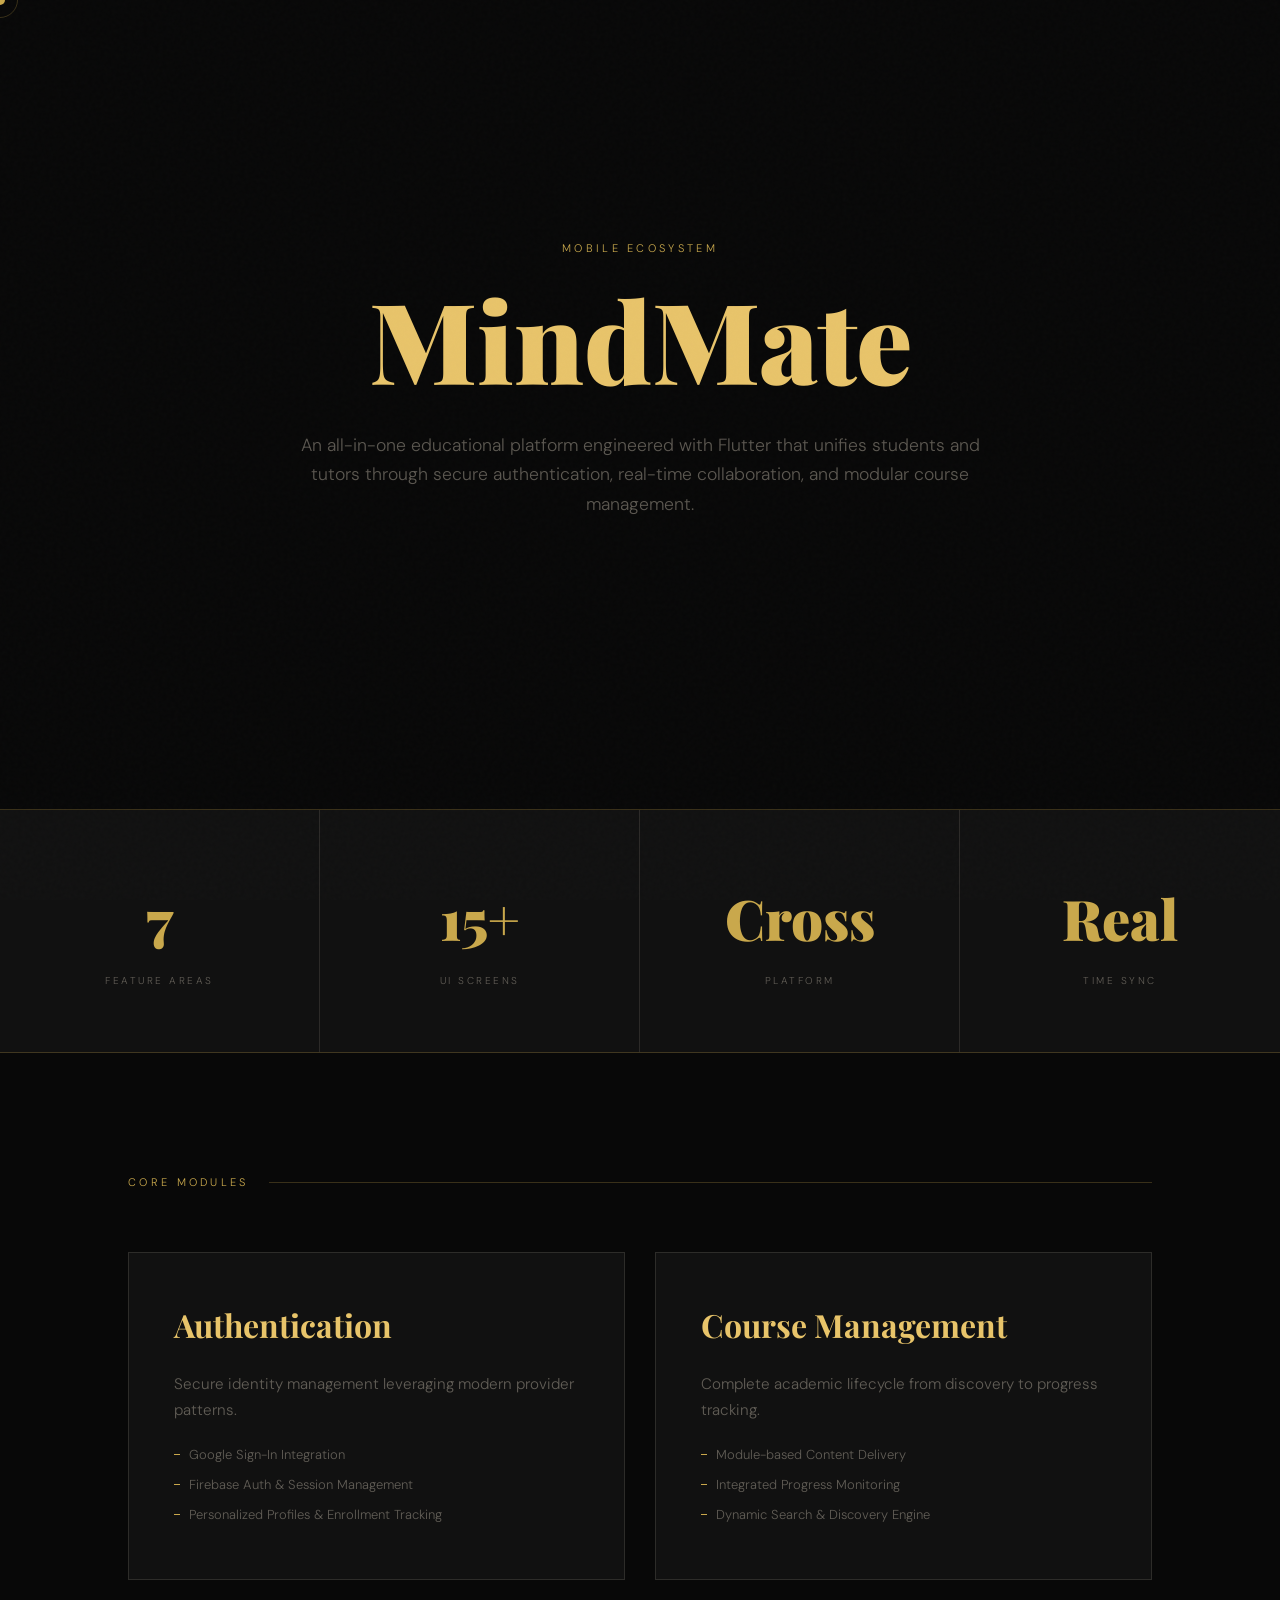
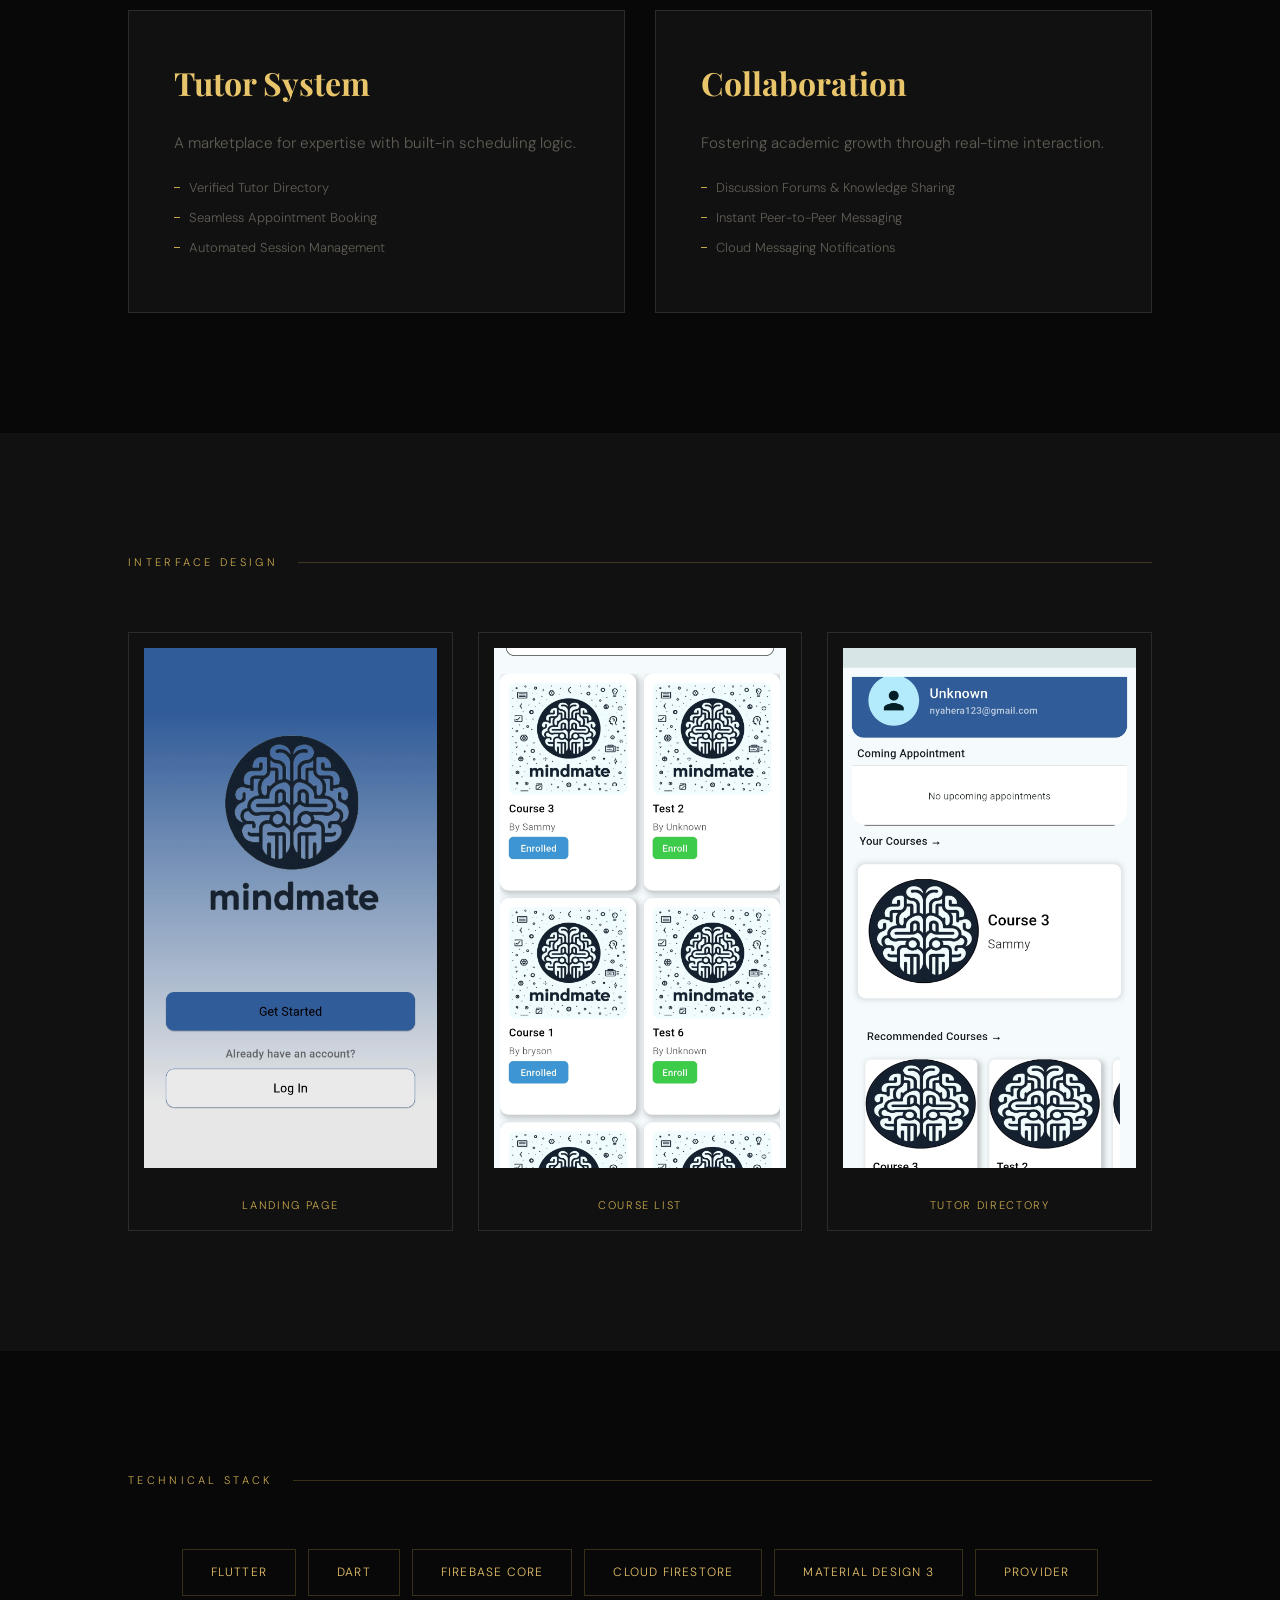
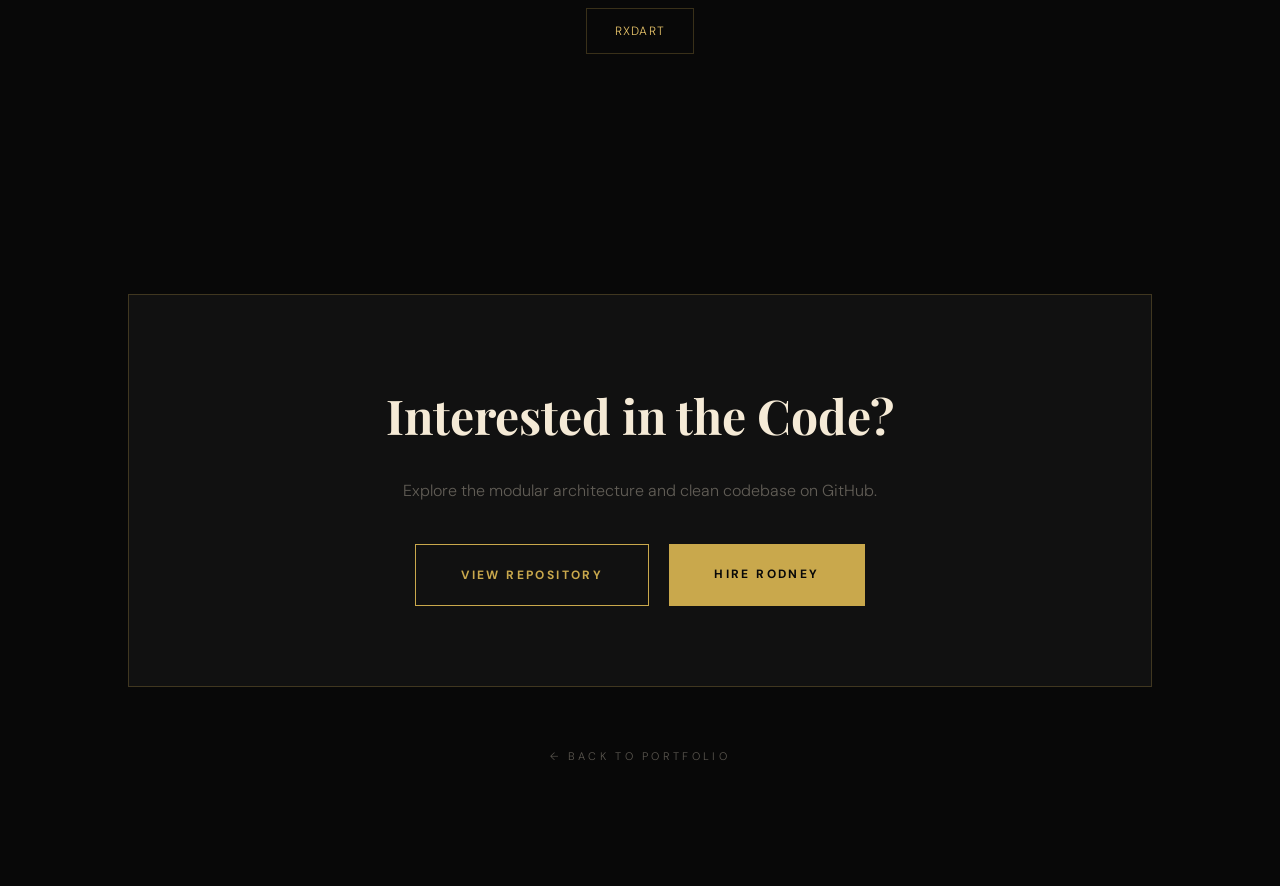
<file: project/mindmate.html>
<!DOCTYPE html>
<html lang="en">
<head>
    <meta charset="UTF-8">
    <meta name="viewport" content="width=device-width, initial-scale=1.0">
    <title>MindMate Case Study | Rodney Toboso</title>
    <link href="https://fonts.googleapis.com/css2?family=DM+Sans:wght@300;400;500&family=Playfair+Display:ital,wght@0,700;0,900;1,700&display=swap" rel="stylesheet">
    <style>
        :root {
            --dark: #080808;
            --dark-2: #111111;
            --dark-3: #1a1a1a;
            --gold: #c9a84c;
            --gold-bright: #e8c46a;
            --gold-dim: rgba(201,168,76,0.12);
            --gold-border: rgba(201,168,76,0.25);
            --cream: #f5ead6;
            --muted: rgba(245,234,214,0.35);
            --faint: rgba(245,234,214,0.12);
        }

        *{margin:0;padding:0;box-sizing:border-box;}
        html{scroll-behavior:smooth;}
        body{
            background:var(--dark);
            color:var(--cream);
            font-family:'DM Sans',sans-serif;
            font-weight:300;
            line-height:1.7;
            overflow-x:hidden;
            cursor:none;
        }

        /* GRAIN OVERLAY */
        body::before{
            content:''; position:fixed; inset:0;
            background-image:url("data:image/svg+xml,%3Csvg viewBox='0 0 256 256' xmlns='http://www.w3.org/2000/svg'%3E%3Cfilter id='noise'%3E%3CfeTurbulence type='fractalNoise' baseFrequency='0.9' numOctaves='4' stitchTiles='stitch'/%3E%3C/filter%3E%3Crect width='100%25' height='100%25' filter='url(%23noise)' opacity='0.04'/%3E%3C/svg%3E");
            pointer-events:none; z-index:9999; opacity:0.45;
        }

        /* CURSOR */
        .cursor{
            position:fixed;width:10px;height:10px;
            background:var(--gold);border-radius:50%;
            pointer-events:none;z-index:99999;
            transform:translate(-50%,-50%);
            transition:transform 0.1s ease-out;
        }
        .cursor-ring{
            position:fixed;width:36px;height:36px;
            border:1px solid var(--gold-border);
            border-radius:50%;pointer-events:none;z-index:99998;
            transform:translate(-50%,-50%);
            transition:width 0.3s, height 0.3s;
        }

        section{padding:120px 10%;position:relative;}

        /* HERO */
        .case-hero{
            min-height:90vh;
            display:flex;
            flex-direction:column;
            justify-content:center;
            align-items:center;
            text-align:center;
            border-bottom:1px solid var(--gold-border);
        }
        .hero-label{
            font-size:11px;letter-spacing:0.3em;text-transform:uppercase;
            color:var(--gold);margin-bottom:20px;
        }
        .hero-title{
            font-family:'Playfair Display',serif;
            font-size:clamp(3.5rem, 10vw, 7rem);
            font-weight:900;line-height:1.1;
            margin-bottom:30px;color:var(--gold-bright);
        }
        .hero-desc{
            font-size:1.1rem;color:var(--muted);
            max-width:700px;margin-bottom:50px;
        }

        /* CAPABILITIES RIBBON */
        .stats-ribbon{
            display:grid;grid-template-columns:repeat(4,1fr);
            background:var(--dark-2);border-bottom:1px solid var(--gold-border);
        }
        .stat-box{padding:60px 20px;text-align:center;border-right:1px solid var(--faint);}
        .stat-box:last-child{border-right:none;}
        .stat-num{display:block;font-family:'Playfair Display',serif;font-size:3.5rem;color:var(--gold);font-weight:900;}
        .stat-label{font-size:10px;text-transform:uppercase;letter-spacing:0.25em;color:var(--muted);}

        /* MODULE GRID */
        .section-label{
            font-size:11px;letter-spacing:0.3em;text-transform:uppercase;
            color:var(--gold);margin-bottom:60px;
            display:flex;align-items:center;gap:20px;
        }
        .section-label::after{content:'';flex:1;height:1px;background:var(--gold-border);}

        .module-grid{display:grid;grid-template-columns:1fr 1fr;gap:30px;}
        .module-card{
            background:var(--dark-2);border:1px solid var(--faint);
            padding:45px;transition:all 0.4s cubic-bezier(0.23,1,0.32,1);
            position:relative;overflow:hidden;
        }
        .module-card::before{
            content:'';position:absolute;left:0;top:0;bottom:0;width:0;
            background:var(--gold-dim);transition:width 0.5s ease;
        }
        .module-card:hover::before{width:100%;}
        .module-card:hover{border-color:var(--gold-border);transform:translateY(-5px);}
        .module-card h3{
            font-family:'Playfair Display',serif;font-size:2rem;
            color:var(--gold-bright);margin-bottom:20px;position:relative;z-index:1;
        }
        .module-card p{color:var(--muted);font-size:0.95rem;position:relative;z-index:1;margin-bottom:20px;}
        .module-card ul{list-style:none;position:relative;z-index:1;}
        .module-card li{
            font-size:13px;color:var(--muted);margin-bottom:8px;
            padding-left:15px;position:relative;
        }
        .module-card li::before{content:'';position:absolute;left:0;top:10px;width:6px;height:1px;background:var(--gold);}

        /* GALLERY */
        .gallery-grid{display:grid;grid-template-columns:repeat(3,1fr);gap:25px;}
        .gallery-item{
            background:var(--dark-2);border:1px solid var(--faint);
            padding:15px;text-align:center;transition:0.4s;
        }
        .gallery-item:hover{border-color:var(--gold-border);}
        .gallery-item img{
            width:100%;aspect-ratio:9/16;object-fit:cover;
            margin-bottom:20px;filter:grayscale(10%);transition:0.5s;
        }
        .gallery-item:hover img{filter:grayscale(0%);}
        .gallery-label{font-size:11px;text-transform:uppercase;letter-spacing:0.15em;color:var(--gold);}

        /* TECH STACK */
        .tech-container{display:flex;flex-wrap:wrap;gap:12px;justify-content:center;}
        .tech-tag{
            padding:12px 28px;border:1px solid var(--gold-border);
            font-size:12px;color:var(--gold-bright);text-transform:uppercase;
            letter-spacing:0.1em;transition:0.3s;
        }
        .tech-tag:hover{background:var(--gold-dim);}

        /* CTA */
        .cta-box{
            background:var(--dark-2);border:1px solid var(--gold-border);
            padding:80px;text-align:center;
        }
        .cta-box h2{font-family:'Playfair Display',serif;font-size:3rem;margin-bottom:20px;}
        .btn-group{display:flex;gap:20px;justify-content:center;margin-top:40px;}
        .btn{
            padding:20px 45px;text-decoration:none;font-size:12px;
            font-weight:700;text-transform:uppercase;letter-spacing:0.2em;
            transition:0.4s;
        }
        .btn-gold{background:var(--gold);color:var(--dark);}
        .btn-outline{border:1px solid var(--gold);color:var(--gold);}
        .btn:hover{transform:translateY(-3px);box-shadow:0 10px 20px rgba(0,0,0,0.4);}

        .back-link{
            display:block;text-align:center;margin-top:60px;
            text-decoration:none;color:var(--muted);font-size:11px;
            text-transform:uppercase;letter-spacing:0.3em;transition:0.3s;
        }
        .back-link:hover{color:var(--gold);}

        @media(max-width:900px){
            .module-grid,.gallery-grid,.stats-ribbon{grid-template-columns:1fr;}
            .case-hero{padding:120px 40px;}
        }
    </style>
</head>
<body>

    <div class="cursor"></div>
    <div class="cursor-ring"></div>

    <header class="case-hero">
        <div class="hero-label">Mobile Ecosystem</div>
        <h1 class="hero-title">MindMate</h1>
        <p class="hero-desc">An all-in-one educational platform engineered with Flutter that unifies students and tutors through secure authentication, real-time collaboration, and modular course management.</p>
    </header>

    <div class="stats-ribbon">
        <div class="stat-box"><span class="stat-num">7</span><span class="stat-label">Feature Areas</span></div>
        <div class="stat-box"><span class="stat-num">15+</span><span class="stat-label">UI Screens</span></div>
        <div class="stat-box"><span class="stat-num">Cross</span><span class="stat-label">Platform</span></div>
        <div class="stat-box"><span class="stat-num">Real</span><span class="stat-label">Time Sync</span></div>
    </div>

    <section>
        <div class="section-label">Core Modules</div>
        <div class="module-grid">
            <div class="module-card">
                <h3>Authentication</h3>
                <p>Secure identity management leveraging modern provider patterns.</p>
                <ul>
                    <li>Google Sign-In Integration</li>
                    <li>Firebase Auth & Session Management</li>
                    <li>Personalized Profiles & Enrollment Tracking</li>
                </ul>
            </div>
            <div class="module-card">
                <h3>Course Management</h3>
                <p>Complete academic lifecycle from discovery to progress tracking.</p>
                <ul>
                    <li>Module-based Content Delivery</li>
                    <li>Integrated Progress Monitoring</li>
                    <li>Dynamic Search & Discovery Engine</li>
                </ul>
            </div>
            <div class="module-card">
                <h3>Tutor System</h3>
                <p>A marketplace for expertise with built-in scheduling logic.</p>
                <ul>
                    <li>Verified Tutor Directory</li>
                    <li>Seamless Appointment Booking</li>
                    <li>Automated Session Management</li>
                </ul>
            </div>
            <div class="module-card">
                <h3>Collaboration</h3>
                <p>Fostering academic growth through real-time interaction.</p>
                <ul>
                    <li>Discussion Forums & Knowledge Sharing</li>
                    <li>Instant Peer-to-Peer Messaging</li>
                    <li>Cloud Messaging Notifications</li>
                </ul>
            </div>
        </div>
    </section>

    <section style="background:var(--dark-2);">
        <div class="section-label">Interface Design</div>
        <div class="gallery-grid">
            <div class="gallery-item">
                <img src="../img/mind1.jpg" alt="Onboarding">
                <div class="gallery-label">Landing Page</div>
            </div>
            <div class="gallery-item">
                <img src="../img/mind2.jpg" alt="Curriculum">
                <div class="gallery-label">Course List</div>
            </div>
            <div class="gallery-item">
                <img src="../img/mind3.jpg" alt="Tutor Finder">
                <div class="gallery-label">Tutor Directory</div>
            </div>
        </div>
    </section>

    <section>
        <div class="section-label">Technical Stack</div>
        <div class="tech-container">
            <span class="tech-tag">Flutter</span>
            <span class="tech-tag">Dart</span>
            <span class="tech-tag">Firebase Core</span>
            <span class="tech-tag">Cloud Firestore</span>
            <span class="tech-tag">Material Design 3</span>
            <span class="tech-tag">Provider</span>
            <span class="tech-tag">RxDart</span>
        </div>
    </section>

    <section>
        <div class="cta-box">
            <h2>Interested in the Code?</h2>
            <p style="color:var(--muted); margin-bottom:30px;">Explore the modular architecture and clean codebase on GitHub.</p>
            <div class="btn-group">
                <a href="https://github.com/braeson-nyahera/Mindmate" target="_blank" class="btn btn-outline">View Repository</a>
               <a href="../contact.html" class="btn btn-gold">Hire Rodney</a>
            </div>
        </div>
<a href="../about.html" class="back-link">← Back to Portfolio</a>
    </section>

    <script>
        const cursor = document.querySelector('.cursor');
        const ring = document.querySelector('.cursor-ring');
        
        document.addEventListener('mousemove', (e) => {
            cursor.style.transform = `translate(${e.clientX}px, ${e.clientY}px)`;
            ring.style.transform = `translate(${e.clientX}px, ${e.clientY}px)`;
        });

        document.querySelectorAll('a, .module-card, .gallery-item').forEach(el => {
            el.addEventListener('mouseenter', () => {
                ring.style.width = '70px'; ring.style.height = '70px';
                ring.style.background = 'var(--gold-dim)';
            });
            el.addEventListener('mouseleave', () => {
                ring.style.width = '36px'; ring.style.height = '36px';
                ring.style.background = 'transparent';
            });
        });
    </script>
</body>
</html>
</file>
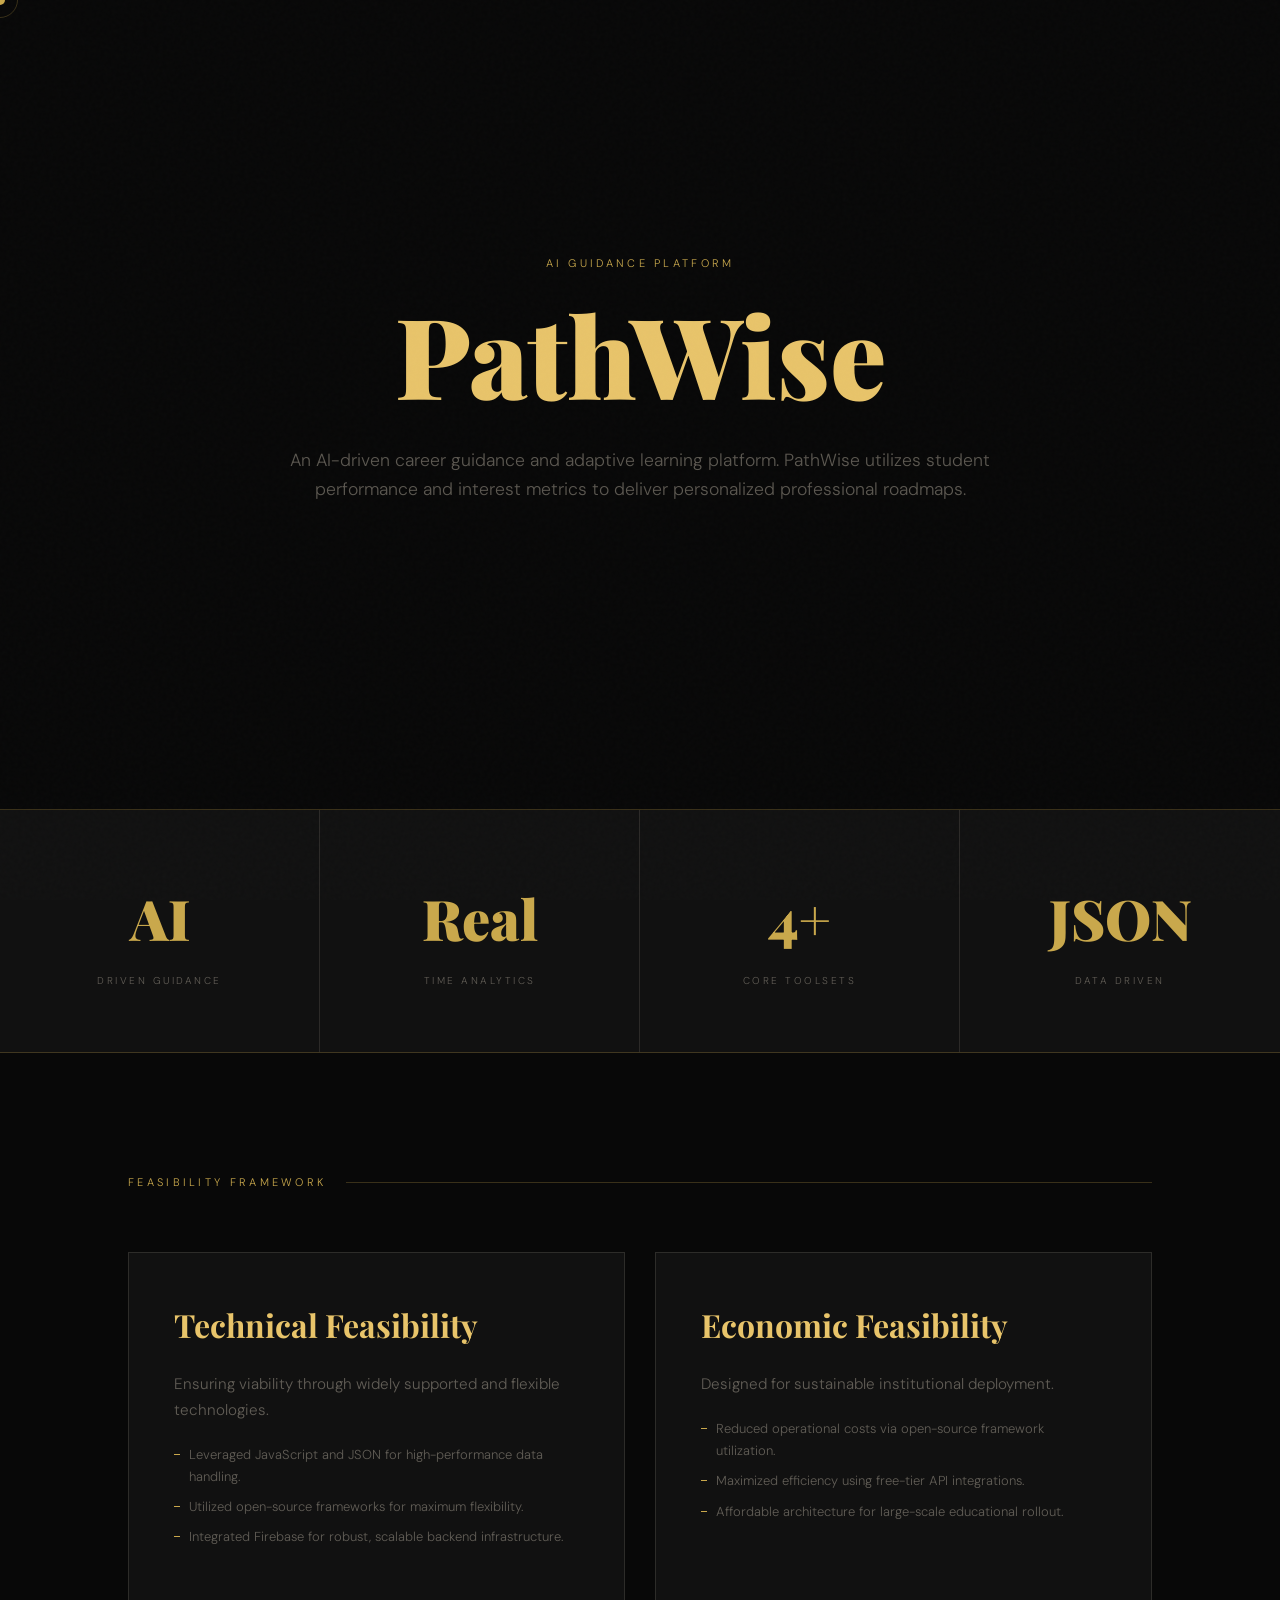
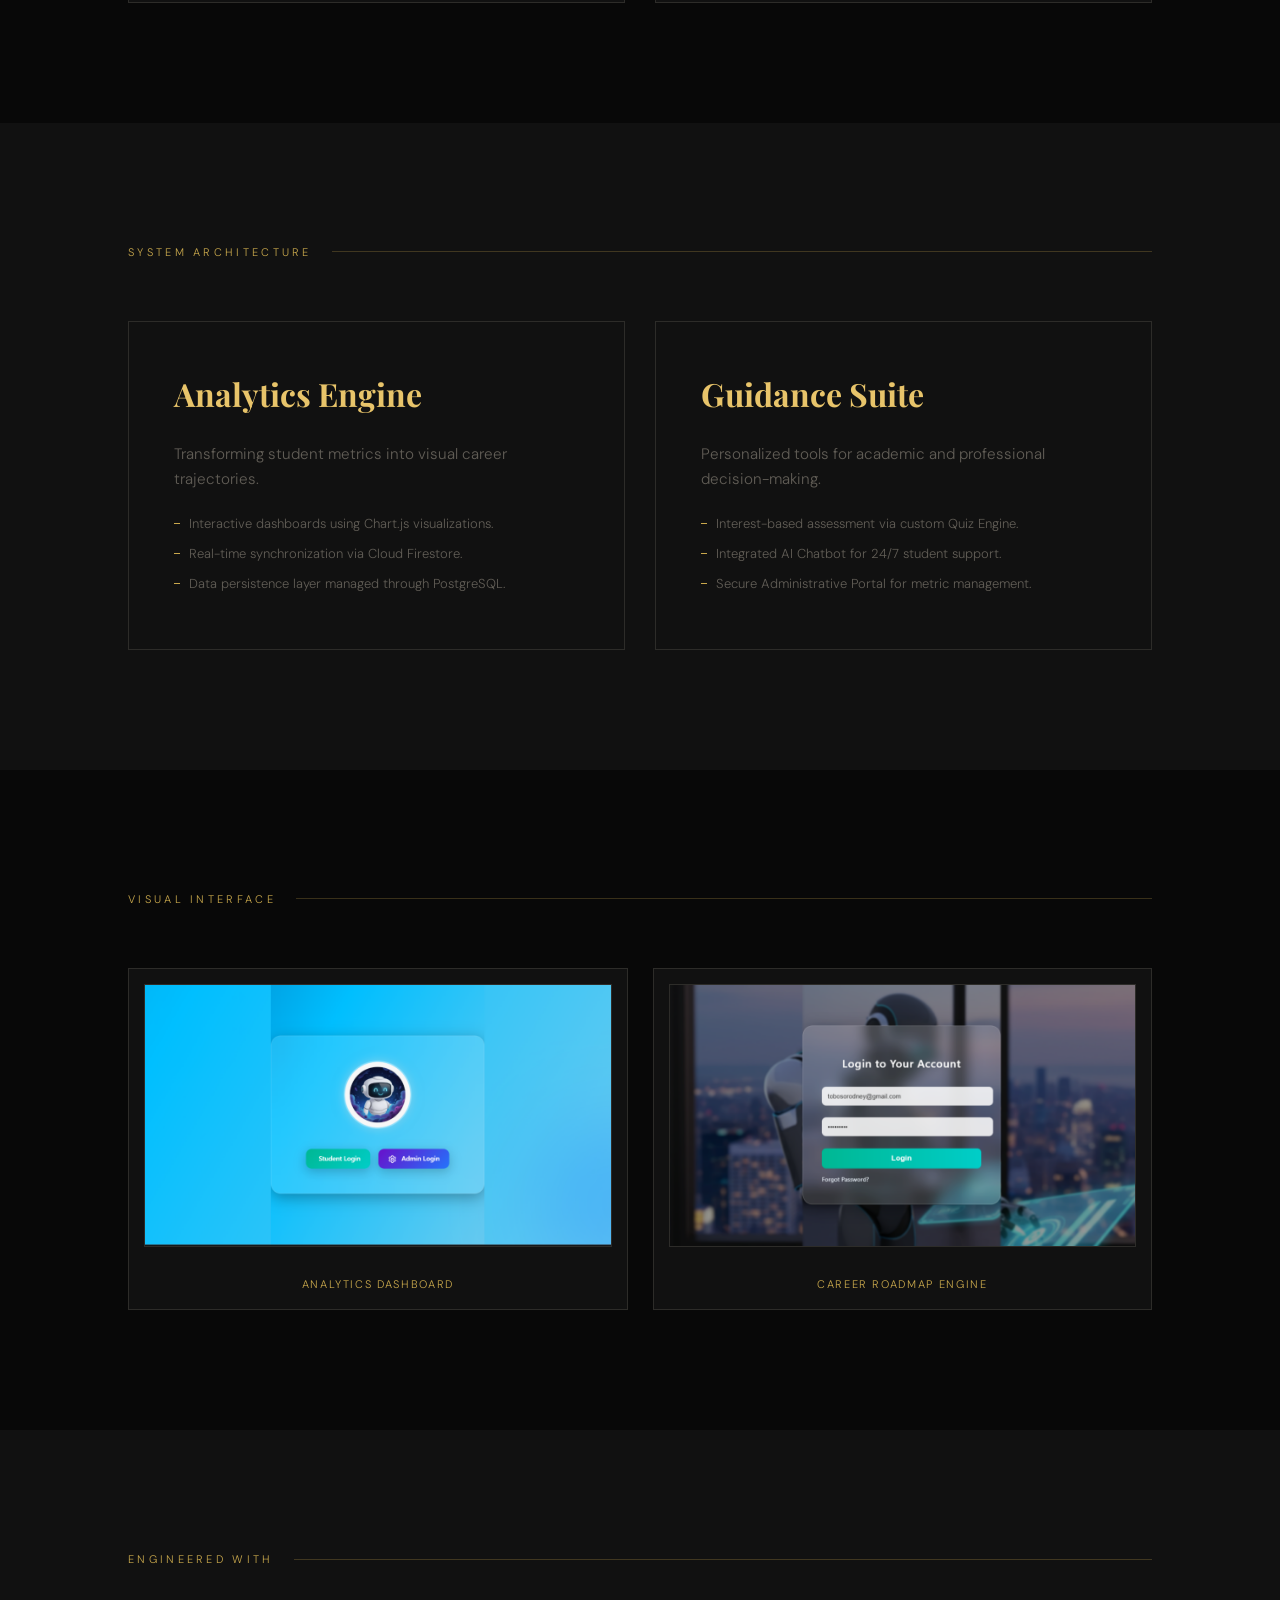
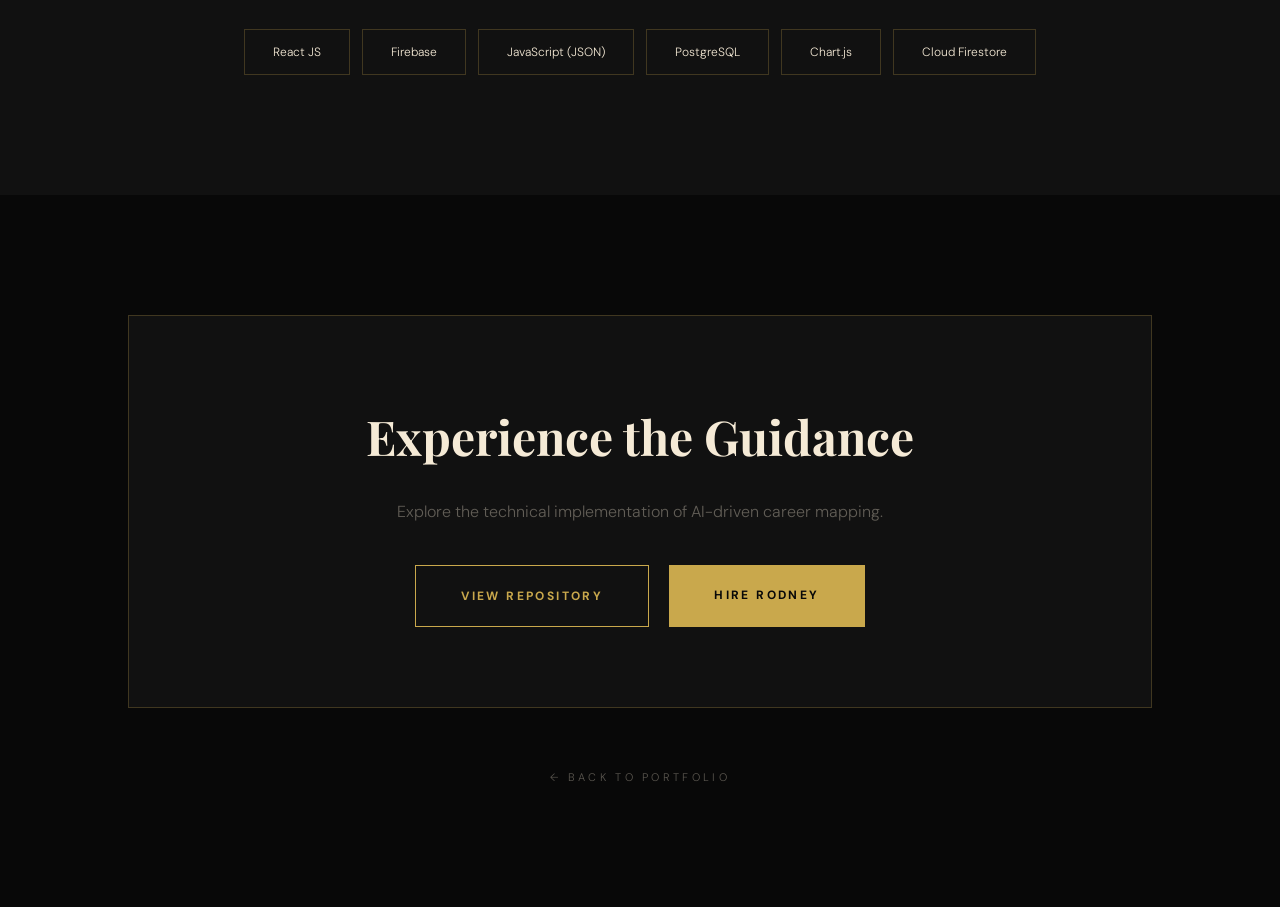
<file: project/pathwise.html>
<!DOCTYPE html>
<html lang="en">
<head>
    <meta charset="UTF-8">
    <meta name="viewport" content="width=device-width, initial-scale=1.0">
    <title>PathWise Case Study | Rodney Toboso</title>
    <link href="https://fonts.googleapis.com/css2?family=DM+Sans:wght@300;400;500&family=Playfair+Display:ital,wght@0,700;0,900;1,700&display=swap" rel="stylesheet">
    <style>
        :root {
            --dark: #080808; --dark-2: #111111; --dark-3: #1a1a1a;
            --gold: #c9a84c; --gold-bright: #e8c46a;
            --gold-dim: rgba(201,168,76,0.12);
            --gold-border: rgba(201,168,76,0.25);
            --cream: #f5ead6; --muted: rgba(245,234,214,0.35);
            --faint: rgba(245,234,214,0.12);
        }

        *{margin:0;padding:0;box-sizing:border-box;}
        html{scroll-behavior:smooth;}
        body{
            background:var(--dark); color:var(--cream);
            font-family:'DM Sans',sans-serif; font-weight:300;
            line-height:1.7; overflow-x:hidden; cursor:none;
        }

        /* GRAIN OVERLAY */
        body::before{
            content:''; position:fixed; inset:0;
            background-image:url("data:image/svg+xml,%3Csvg viewBox='0 0 256 256' xmlns='http://www.w3.org/2000/svg'%3E%3Cfilter id='noise'%3E%3CfeTurbulence type='fractalNoise' baseFrequency='0.9' numOctaves='4' stitchTiles='stitch'/%3E%3C/filter%3E%3Crect width='100%25' height='100%25' filter='url(%23noise)' opacity='0.04'/%3E%3C/svg%3E");
            pointer-events:none; z-index:9999; opacity:0.45;
        }

        /* CURSOR */
        .cursor{
            position:fixed;width:10px;height:10px;
            background:var(--gold);border-radius:50%;
            pointer-events:none;z-index:99999;
            transform:translate(-50%,-50%);
        }
        .cursor-ring{
            position:fixed;width:36px;height:36px;
            border:1px solid var(--gold-border);
            border-radius:50%;pointer-events:none;z-index:99998;
            transform:translate(-50%,-50%);
            transition:width 0.3s, height 0.3s;
        }

        section{padding:120px 10%;position:relative;}

        /* HERO */
        .case-hero{
            min-height:90vh; display:flex; flex-direction:column;
            justify-content:center; align-items:center; text-align:center;
            border-bottom:1px solid var(--gold-border);
        }
        .hero-label{
            font-size:11px;letter-spacing:0.3em;text-transform:uppercase;
            color:var(--gold);margin-bottom:20px;
        }
        .hero-title{
            font-family:'Playfair Display',serif;
            font-size:clamp(3.5rem, 10vw, 7rem);
            font-weight:900;line-height:1.1;
            margin-bottom:30px;color:var(--gold-bright);
        }
        .hero-desc{
            font-size:1.1rem;color:var(--muted);
            max-width:700px;margin-bottom:50px;
        }

        /* STATS RIBBON */
        .stats-ribbon{
            display:grid;grid-template-columns:repeat(4,1fr);
            background:var(--dark-2);border-bottom:1px solid var(--gold-border);
        }
        .stat-box{padding:60px 20px;text-align:center;border-right:1px solid var(--faint);}
        .stat-box:last-child{border-right:none;}
        .stat-num{display:block;font-family:'Playfair Display',serif;font-size:3.5rem;color:var(--gold);font-weight:900;}
        .stat-label{font-size:10px;text-transform:uppercase;letter-spacing:0.25em;color:var(--muted);}

        /* MODULE GRID */
        .section-label{
            font-size:11px;letter-spacing:0.3em;text-transform:uppercase;
            color:var(--gold);margin-bottom:60px;
            display:flex;align-items:center;gap:20px;
        }
        .section-label::after{content:'';flex:1;height:1px;background:var(--gold-border);}

        .module-grid{display:grid;grid-template-columns:1fr 1fr;gap:30px;}
        .module-card{
            background:var(--dark-2);border:1px solid var(--faint);
            padding:45px;transition:all 0.4s cubic-bezier(0.23,1,0.32,1);
            position:relative;overflow:hidden;
        }
        .module-card:hover{border-color:var(--gold-border);transform:translateY(-5px);}
        .module-card h3{
            font-family:'Playfair Display',serif;font-size:2rem;
            color:var(--gold-bright);margin-bottom:20px;
        }
        .module-card p{color:var(--muted);font-size:0.95rem;margin-bottom:20px;}
        .module-card ul{list-style:none;}
        .module-card li{
            font-size:13px;color:var(--muted);margin-bottom:8px;
            padding-left:15px;position:relative;
        }
        .module-card li::before{content:'';position:absolute;left:0;top:10px;width:6px;height:1px;background:var(--gold);}

        /* GALLERY */
        .gallery-grid{display:grid;grid-template-columns:repeat(2, 1fr);gap:25px;}
        .gallery-item{
            background:var(--dark-2);border:1px solid var(--faint);
            padding:15px;text-align:center;transition:0.4s;
        }
        .gallery-item img{
            width:100%; aspect-ratio:16/9; object-fit:cover;
            margin-bottom:20px; border:1px solid var(--faint);
        }
        .gallery-label{font-size:11px;text-transform:uppercase;letter-spacing:0.15em;color:var(--gold);}

        /* CTA */
        .cta-box{
            background:var(--dark-2);border:1px solid var(--gold-border);
            padding:80px;text-align:center;
        }
        .cta-box h2{font-family:'Playfair Display',serif;font-size:3rem;margin-bottom:20px;}
        .btn-group{display:flex;gap:20px;justify-content:center;margin-top:40px;}
        .btn{
            padding:20px 45px;text-decoration:none;font-size:12px;
            font-weight:700;text-transform:uppercase;letter-spacing:0.2em;
            transition:0.4s;
        }
        .btn-gold{background:var(--gold);color:var(--dark);}
        .btn-outline{border:1px solid var(--gold);color:var(--gold);}
        .btn:hover{transform:translateY(-3px);}

        .back-link{
            display:block;text-align:center;margin-top:60px;
            text-decoration:none;color:var(--muted);font-size:11px;
            text-transform:uppercase;letter-spacing:0.3em;
        }

        @media(max-width:900px){
            .module-grid,.gallery-grid,.stats-ribbon{grid-template-columns:1fr;}
        }
    </style>
</head>
<body>

    <div class="cursor"></div>
    <div class="cursor-ring"></div>

    <header class="case-hero">
        <div class="hero-label">AI Guidance Platform</div>
        <h1 class="hero-title">PathWise</h1>
        <p class="hero-desc">An AI-driven career guidance and adaptive learning platform. PathWise utilizes student performance and interest metrics to deliver personalized professional roadmaps.</p>
    </header>

    <div class="stats-ribbon">
        <div class="stat-box"><span class="stat-num">AI</span><span class="stat-label">Driven Guidance</span></div>
        <div class="stat-box"><span class="stat-num">Real</span><span class="stat-label">Time Analytics</span></div>
        <div class="stat-box"><span class="stat-num">4+</span><span class="stat-label">Core Toolsets</span></div>
        <div class="stat-box"><span class="stat-num">JSON</span><span class="stat-label">Data Driven</span></div>
    </div>

    <section>
        <div class="section-label">Feasibility Framework</div>
        <div class="module-grid">
            <div class="module-card">
                <h3>Technical Feasibility</h3>
                <p>Ensuring viability through widely supported and flexible technologies.</p>
                <ul>
                    <li>Leveraged JavaScript and JSON for high-performance data handling.</li>
                    <li>Utilized open-source frameworks for maximum flexibility.</li>
                    <li>Integrated Firebase for robust, scalable backend infrastructure.</li>
                </ul>
            </div>
            <div class="module-card">
                <h3>Economic Feasibility</h3>
                <p>Designed for sustainable institutional deployment.</p>
                <ul>
                    <li>Reduced operational costs via open-source framework utilization.</li>
                    <li>Maximized efficiency using free-tier API integrations.</li>
                    <li>Affordable architecture for large-scale educational rollout.</li>
                </ul>
            </div>
        </div>
    </section>

    <section style="background:var(--dark-2);">
        <div class="section-label">System Architecture</div>
        <div class="module-grid">
            <div class="module-card">
                <h3>Analytics Engine</h3>
                <p>Transforming student metrics into visual career trajectories.</p>
                <ul>
                    <li>Interactive dashboards using Chart.js visualizations.</li>
                    <li>Real-time synchronization via Cloud Firestore.</li>
                    <li>Data persistence layer managed through PostgreSQL.</li>
                </ul>
            </div>
            <div class="module-card">
                <h3>Guidance Suite</h3>
                <p>Personalized tools for academic and professional decision-making.</p>
                <ul>
                    <li>Interest-based assessment via custom Quiz Engine.</li>
                    <li>Integrated AI Chatbot for 24/7 student support.</li>
                    <li>Secure Administrative Portal for metric management.</li>
                </ul>
            </div>
        </div>
    </section>

    <section>
        <div class="section-label">Visual Interface</div>
        <div class="gallery-grid">
            <div class="gallery-item">
                <img src="../img/po1.png" alt="PathWise Dashboard Overview">
                <div class="gallery-label">Analytics Dashboard</div>
            </div>
            <div class="gallery-item">
                <img src="../img/po2.png" alt="PathWise Career Mapping">
                <div class="gallery-label">Career Roadmap Engine</div>
            </div>
        </div>
    </section>

    <section style="background:var(--dark-2);">
        <div class="section-label">Engineered With</div>
        <div style="display:flex; flex-wrap:wrap; gap:12px; justify-content:center;">
            <span style="padding:12px 28px; border:1px solid var(--gold-border); font-size:12px;">React JS</span>
            <span style="padding:12px 28px; border:1px solid var(--gold-border); font-size:12px;">Firebase</span>
            <span style="padding:12px 28px; border:1px solid var(--gold-border); font-size:12px;">JavaScript (JSON)</span>
            <span style="padding:12px 28px; border:1px solid var(--gold-border); font-size:12px;">PostgreSQL</span>
            <span style="padding:12px 28px; border:1px solid var(--gold-border); font-size:12px;">Chart.js</span>
            <span style="padding:12px 28px; border:1px solid var(--gold-border); font-size:12px;">Cloud Firestore</span>
        </div>
    </section>

    <section>
        <div class="cta-box">
            <h2>Experience the Guidance</h2>
            <p style="color:var(--muted); margin-bottom:30px;">Explore the technical implementation of AI-driven career mapping.</p>
            <div class="btn-group">
                <a href="https://github.com/RAMBIM003/pathwise-3.0" target="_blank" class="btn btn-outline">View Repository</a>
                <a href="../contact.html" class="btn btn-gold">Hire Rodney</a>
            </div>
        </div>
        <a href="../about.html" class="back-link">← Back to Portfolio</a>
    </section>

    <script>
        const cursor = document.querySelector('.cursor');
        const ring = document.querySelector('.cursor-ring');
        
        document.addEventListener('mousemove', (e) => {
            cursor.style.left = e.clientX + 'px'; cursor.style.top = e.clientY + 'px';
            ring.style.left = e.clientX + 'px'; ring.style.top = e.clientY + 'px';
        });

        document.querySelectorAll('a, .module-card, .gallery-item, .btn').forEach(el => {
            el.addEventListener('mouseenter', () => {
                ring.style.width = '70px'; ring.style.height = '70px';
                ring.style.background = 'var(--gold-dim)';
            });
            el.addEventListener('mouseleave', () => {
                ring.style.width = '36px'; ring.style.height = '36px';
                ring.style.background = 'transparent';
            });
        });
    </script>
</body>
</html>
</file>
<file: css/styles.css>
:root {
  --dark: #080808;
  --dark-2: #111111;
  --dark-3: #1a1a1a;
  --gold: #c9a84c;
  --gold-bright: #e8c46a;
  --gold-dim: rgba(201,168,76,0.12);
  --gold-border: rgba(201,168,76,0.25);
  --cream: #f5ead6;
  --muted: rgba(245,234,214,0.35);
  --faint: rgba(245,234,214,0.12);
}
*{margin:0;padding:0;box-sizing:border-box;}
html{scroll-behavior:smooth;}
body{
  background:var(--dark);
  color:var(--cream);
  font-family:'DM Sans',sans-serif;
  font-weight:300;
  line-height:1.7;
  overflow-x:hidden;
  cursor:none;
}

/* GRAIN OVERLAY */
body::before{
  content:'';
  position:fixed;
  inset:0;
  background-image:url("data:image/svg+xml,%3Csvg viewBox='0 0 256 256' xmlns='http://www.w3.org/2000/svg'%3E%3Cfilter id='noise'%3E%3CfeTurbulence type='fractalNoise' baseFrequency='0.9' numOctaves='4' stitchTiles='stitch'/%3E%3C/filter%3E%3Crect width='100%25' height='100%25' filter='url(%23noise)' opacity='0.04'/%3E%3C/svg%3E");
  pointer-events:none;
  z-index:9999;
  opacity:0.45;
}

/* CUSTOM CURSOR */
.cursor{
  position:fixed;width:10px;height:10px;
  background:var(--gold);border-radius:50%;
  pointer-events:none;z-index:99999;
  transform:translate(-50%,-50%);
  transition:transform 0.15s ease, width 0.3s ease, height 0.3s ease, background 0.3s ease;
}
.cursor-ring{
  position:fixed;width:36px;height:36px;
  border:1px solid var(--gold-border);
  border-radius:50%;pointer-events:none;z-index:99998;
  transform:translate(-50%,-50%);
  transition:width 0.3s, height 0.3s;
}

/* NAV */
.fixed-nav{
  position:fixed;top:28px;width:100%;
  display:flex;justify-content:center;z-index:1000;
}
.nav-container{
  background:rgba(8,8,8,0.75);
  backdrop-filter:blur(20px);
  -webkit-backdrop-filter:blur(20px);
  padding:6px;border-radius:100px;
  display:flex;gap:4px;
  border:1px solid var(--gold-border);
}
.nav-link{
  text-decoration:none;
  color:var(--muted);
  padding:10px 22px;
  border-radius:100px;
  font-size:13px;font-weight:400;
  letter-spacing:0.04em;
  transition:all 0.3s ease;
  font-family:'DM Sans',sans-serif;
  border:1px solid transparent;
}
.nav-link.active,.nav-link:hover{
  background:var(--gold-dim);
  color:var(--gold-bright);
  border-color:var(--gold-border);
}

/* SECTION BASE */
section{min-height:100vh;width:100%;position:relative;}

/* ── HERO ── */
.hero{
  display:grid;
  grid-template-columns:1fr 1fr;
  align-items:center;
  padding:140px 100px 80px;
  gap:60px;
  overflow:hidden;
}

.hero-left{position:relative;}
.photo-frame{
  position:relative;
  width:360px;height:440px;
}
.photo-border{
  position:absolute;
  top:-14px;left:-14px;
  width:100%;height:100%;
  border:1px solid var(--gold-border);
  border-radius:4px;
}
.photo-corner{
  position:absolute;
  width:24px;height:24px;
  border-color:var(--gold);
  border-style:solid;
}
.photo-corner.tl{top:-2px;left:-2px;border-width:2px 0 0 2px;}
.photo-corner.tr{top:-2px;right:-2px;border-width:2px 2px 0 0;}
.photo-corner.bl{bottom:-2px;left:-2px;border-width:0 0 2px 2px;}
.photo-corner.br{bottom:-2px;right:-2px;border-width:0 2px 2px 0;}
.photo-frame img{
  width:360px;height:440px;
  object-fit:cover;
  border-radius:2px;
  display:block;
  filter:grayscale(20%) contrast(1.05);
}
.photo-placeholder{
  width:360px;height:440px;
  background:var(--dark-3);
  border-radius:2px;
  display:flex;align-items:center;justify-content:center;
  color:var(--muted);font-size:13px;letter-spacing:0.1em;
}
.location-tag{
  position:absolute;
  bottom:-20px;right:-20px;
  background:var(--dark-2);
  border:1px solid var(--gold-border);
  padding:10px 18px;
  font-size:12px;
  letter-spacing:0.08em;
  color:var(--gold);
  font-weight:500;
  text-transform:uppercase;
}

/* HERO RIGHT */
.hero-eyebrow{
  font-size:11px;letter-spacing:0.2em;
  text-transform:uppercase;
  color:var(--gold);
  margin-bottom:20px;
  display:flex;align-items:center;gap:12px;
}
.hero-eyebrow::before{
  content:'';display:block;
  width:32px;height:1px;background:var(--gold);
}
.hero-title{
  font-family:'Playfair Display',serif;
  font-size:5.5rem;
  font-weight:900;
  line-height:1.0;
  letter-spacing:-2px;
  margin-bottom:28px;
  color:var(--cream);
}
.hero-title .name{
  display:block;
  color:var(--gold-bright);
  font-style:italic;
}
.hero-desc{
  font-size:1.05rem;
  color:var(--muted);
  max-width:400px;
  line-height:1.8;
  margin-bottom:40px;
}
.hero-status{
  display:inline-flex;align-items:center;gap:10px;
  padding:10px 20px;
  border:1px solid var(--gold-border);
  font-size:13px;color:var(--muted);
  letter-spacing:0.04em;
}
.status-dot{
  width:7px;height:7px;border-radius:50%;
  background:var(--gold);
  animation:pulse 2s ease-in-out infinite;
}
@keyframes pulse{
  0%,100%{opacity:1;transform:scale(1);}
  50%{opacity:0.4;transform:scale(0.8);}
}

/* Scroll hint */
.scroll-hint{
  position:absolute;bottom:40px;left:50%;transform:translateX(-50%);
  display:flex;flex-direction:column;align-items:center;gap:8px;
  color:var(--muted);font-size:11px;letter-spacing:0.15em;text-transform:uppercase;
}
.scroll-line{
  width:1px;height:50px;
  background:linear-gradient(to bottom,var(--gold),transparent);
  animation:scrollDrop 2s ease-in-out infinite;
}
@keyframes scrollDrop{
  0%{transform:scaleY(0);transform-origin:top;}
  50%{transform:scaleY(1);transform-origin:top;}
  51%{transform:scaleY(1);transform-origin:bottom;}
  100%{transform:scaleY(0);transform-origin:bottom;}
}

/* ── SKILLS ── */
.skills-section{
  padding:120px 100px;
  display:flex;flex-direction:column;
  justify-content:center;
}
.section-label{
  font-size:11px;letter-spacing:0.25em;text-transform:uppercase;
  color:var(--gold);margin-bottom:60px;
  display:flex;align-items:center;gap:14px;
}
.section-label::after{content:'';flex:1;height:1px;background:var(--gold-border);}

.skills-stack{display:flex;flex-direction:column;gap:2px;}
.skill-item{
  display:flex;align-items:center;
  padding:28px 40px;
  border:1px solid transparent;
  border-bottom-color:var(--faint);
  transition:all 0.4s cubic-bezier(0.23,1,0.32,1);
  position:relative;overflow:hidden;
  cursor:default;
}
.skill-item::before{
  content:'';position:absolute;left:0;top:0;bottom:0;width:0;
  background:var(--gold-dim);
  transition:width 0.5s cubic-bezier(0.23,1,0.32,1);
}
.skill-item:hover::before{width:100%;}
.skill-item:hover{border-color:var(--gold-border);}

.skill-num{
  font-family:'Playfair Display',serif;
  font-size:12px;color:var(--gold);
  width:50px;flex-shrink:0;letter-spacing:0.05em;
}
.skill-name{
  font-family:'Playfair Display',serif;
  font-size:2.2rem;font-weight:700;
  letter-spacing:-0.5px;
  flex:1;
  transition:color 0.3s;
  position:relative;z-index:1;
}
.skill-item:hover .skill-name{color:var(--gold-bright);}
.skill-tag{
  font-size:11px;letter-spacing:0.12em;text-transform:uppercase;
  color:var(--muted);border:1px solid var(--faint);
  padding:5px 14px;position:relative;z-index:1;
  transition:all 0.3s;
}
.skill-item:hover .skill-tag{color:var(--gold);border-color:var(--gold-border);}
.skill-arrow{
  margin-left:24px;color:var(--gold-border);font-size:18px;
  transition:all 0.3s;position:relative;z-index:1;
}
.skill-item:hover .skill-arrow{color:var(--gold);transform:translate(4px,-4px);}

/* ── CONTACT ── */
.contact-section{
  padding:80px 100px 100px;
  display:flex;flex-direction:column;
  justify-content:flex-end;
  position:relative;overflow:hidden;
}
.collab-bg{
  position:absolute;
  top:50%;left:50%;
  transform:translate(-50%,-60%);
  font-family:'Playfair Display',serif;
  font-size:clamp(80px,12vw,160px);
  font-weight:900;font-style:italic;
  color:var(--gold);opacity:0.04;
  white-space:nowrap;
  pointer-events:none;
  letter-spacing:-4px;
  user-select:none;
}
.divider{width:100%;height:1px;background:var(--gold-border);margin-bottom:60px;}
.footer-grid{
  display:grid;
  grid-template-columns:1fr auto auto;
  gap:80px;
  align-items:end;
}
.brand-name{
  font-family:'Playfair Display',serif;
  font-size:1.8rem;font-weight:700;
  letter-spacing:-0.5px;
  margin-bottom:8px;
}
.brand-sub{font-size:13px;color:var(--muted);letter-spacing:0.04em;}
.copy{font-size:12px;color:var(--muted);margin-top:24px;letter-spacing:0.04em;}
.footer-col h3{
  font-size:10px;letter-spacing:0.22em;text-transform:uppercase;
  color:var(--gold);margin-bottom:20px;
}
.footer-col ul{list-style:none;}
.footer-col ul li{margin-bottom:12px;}
.footer-col ul li a{
  color:var(--muted);text-decoration:none;
  font-size:15px;font-weight:300;
  transition:all 0.25s;display:inline-block;
}
.footer-col ul li a:hover{color:var(--cream);transform:translateX(4px);}
.social-row{display:flex;gap:16px;margin-top:20px;}
.social-pill{
  padding:6px 14px;
  border:1px solid var(--gold-border);
  font-size:11px;letter-spacing:0.12em;
  color:var(--gold);font-weight:500;
  transition:all 0.3s;cursor:pointer;
}
.social-pill:hover{background:var(--gold-dim);}

/* REVEAL ANIMATIONS */
.reveal{
  opacity:0;transform:translateY(30px);
  transition:opacity 0.8s ease,transform 0.8s cubic-bezier(0.23,1,0.32,1);
}
.reveal.visible{opacity:1;transform:none;}
.reveal-left{
  opacity:0;transform:translateX(-30px);
  transition:opacity 0.9s ease,transform 0.9s cubic-bezier(0.23,1,0.32,1);
}
.reveal-left.visible{opacity:1;transform:none;}


@media(max-width:900px){
  .hero{grid-template-columns:1fr;padding:120px 40px 80px;text-align:center;}
  .photo-frame,.photo-frame img,.photo-placeholder{width:260px;height:320px;}
  .hero-left{display:flex;justify-content:center;}
  .hero-eyebrow{justify-content:center;}
  .hero-title{font-size:3.5rem;}
  .skills-section,.contact-section{padding:80px 40px;}
  .skill-name{font-size:1.5rem;}
  .footer-grid{grid-template-columns:1fr;gap:40px;}
}
/* ─────────────────────────────────────────
   FOOTER / CONTACT SECTION — ADDITIONS
   Paste these into styles.css
───────────────────────────────────────── */

/* ── Collab statement (replaces .collab-bg) ── */
.collab-statement {
  padding: 80px 0 72px;
  display: flex;
  flex-direction: column;
  align-items: flex-start;
  gap: 28px;
  position: relative;
}

.collab-eyebrow {
  font-size: 0.68rem;
  font-weight: 500;
  letter-spacing: 0.28em;
  text-transform: uppercase;
  color: var(--gold);
  opacity: 0.8;
  display: flex;
  align-items: center;
  gap: 12px;
  font-family: 'DM Sans', sans-serif;
}
.collab-eyebrow::before {
  content: '';
  display: block;
  width: 28px;
  height: 1px;
  background: var(--gold);
}

.collab-heading {
  font-family: 'Playfair Display', serif;
  font-size: clamp(2.4rem, 5vw, 4rem);
  font-weight: 900;
  line-height: 1.1;
  letter-spacing: -1px;
  color: var(--cream);
}
.collab-heading em {
  color: var(--gold-bright);
  font-style: italic;
}

.collab-cta {
  display: inline-flex;
  align-items: center;
  gap: 10px;
  font-family: 'DM Sans', sans-serif;
  font-size: 0.78rem;
  font-weight: 500;
  letter-spacing: 0.16em;
  text-transform: uppercase;
  text-decoration: none;
  color: var(--gold);
  border: 1px solid var(--gold-border);
  padding: 13px 26px;
  border-radius: 100px;
  transition: all 0.3s ease;
}
.collab-cta:hover {
  background: var(--gold-dim);
  color: var(--gold-bright);
  border-color: var(--gold);
}

/* ── Vertical social pills with icons ── */
.social-row {
  display: flex;
  flex-direction: column;
  gap: 10px;
  margin-top: 24px;
}

.social-pill {
  display: inline-flex;
  align-items: center;
  gap: 10px;
  font-size: 0.78rem;
  font-family: 'DM Sans', sans-serif;
  font-weight: 400;
  letter-spacing: 0.04em;
  padding: 9px 16px;
  border: 1px solid rgba(255, 255, 255, 0.1);
  border-radius: 100px;
  cursor: pointer;
  transition: border-color 0.25s ease, color 0.25s ease, background 0.25s ease;
  color: var(--muted);
  text-decoration: none;
  width: fit-content;
}
.social-pill:hover {
  color: var(--gold-bright);
  border-color: var(--gold-border);
  background: var(--gold-dim);
}

.social-pill svg {
  flex-shrink: 0;
  color: var(--gold);
  transition: color 0.25s ease;
}
.social-pill:hover svg {
  color: var(--gold-bright);
}
</file>
